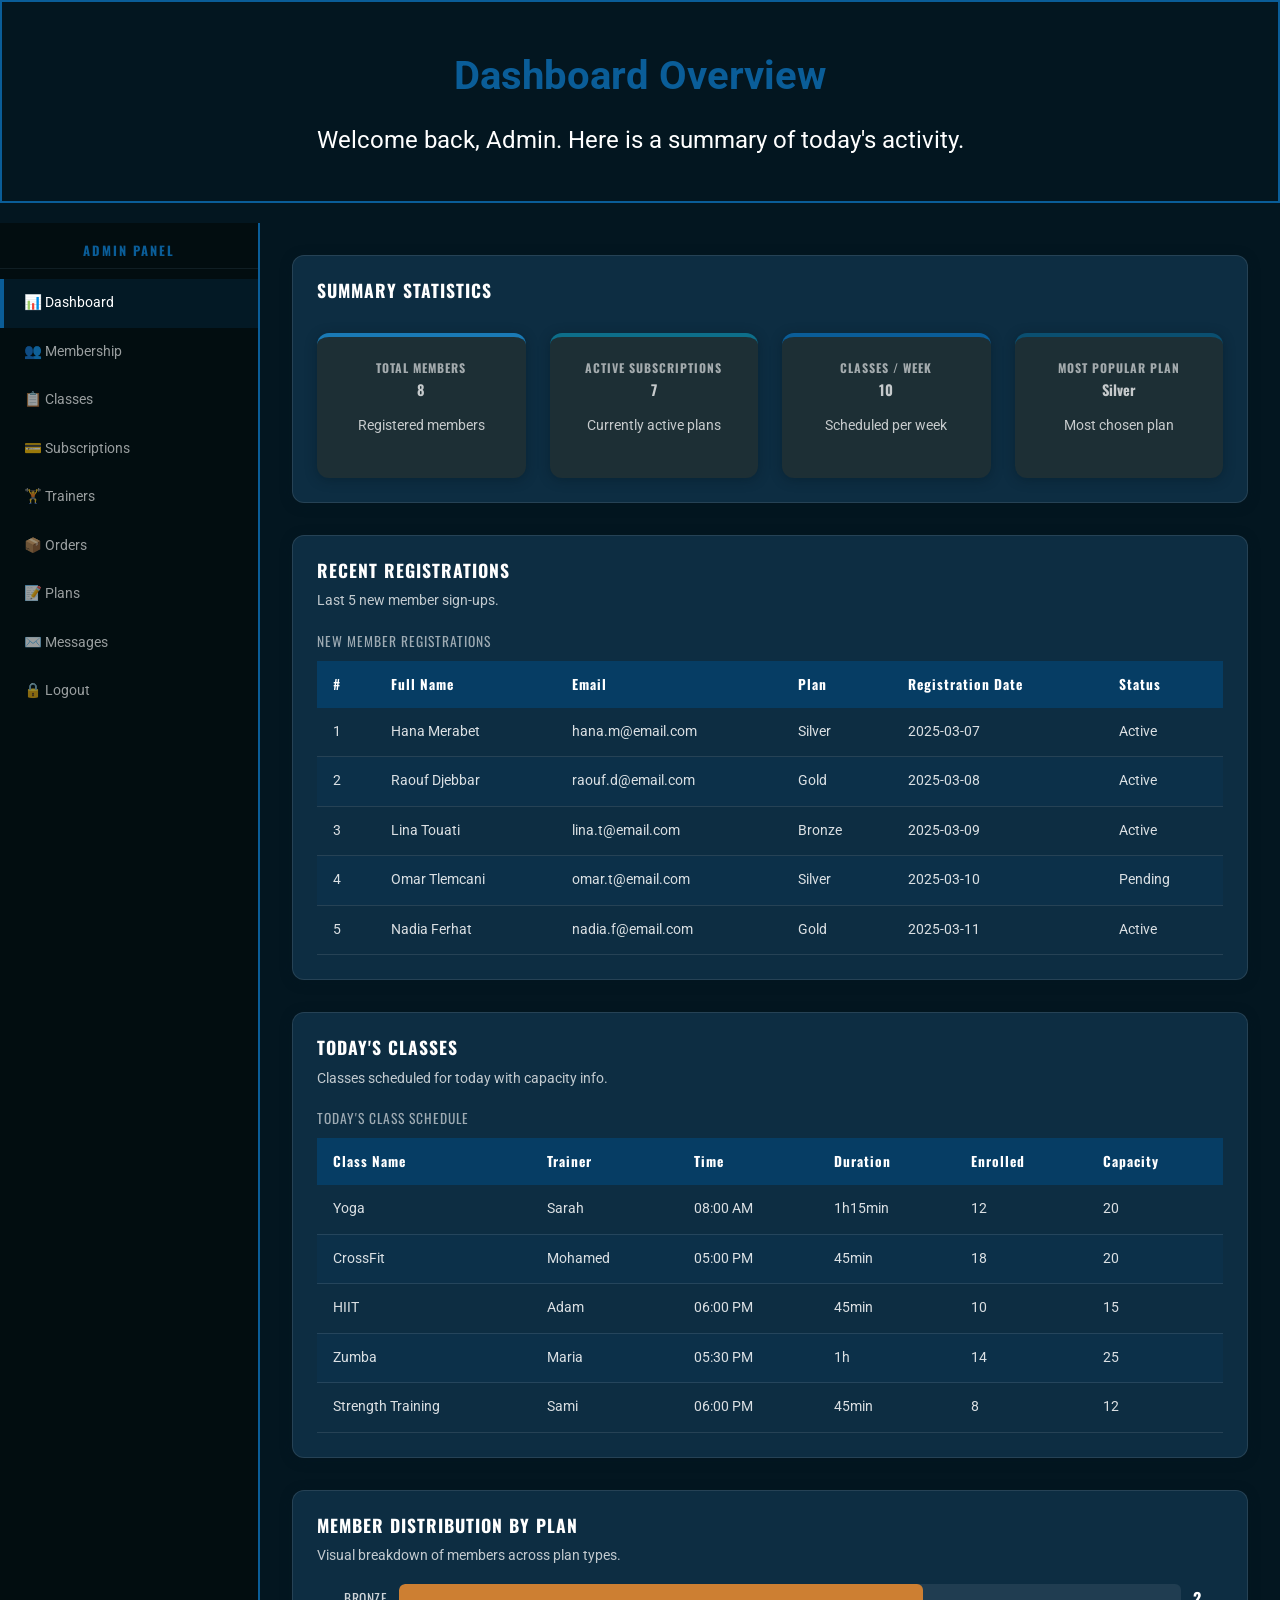
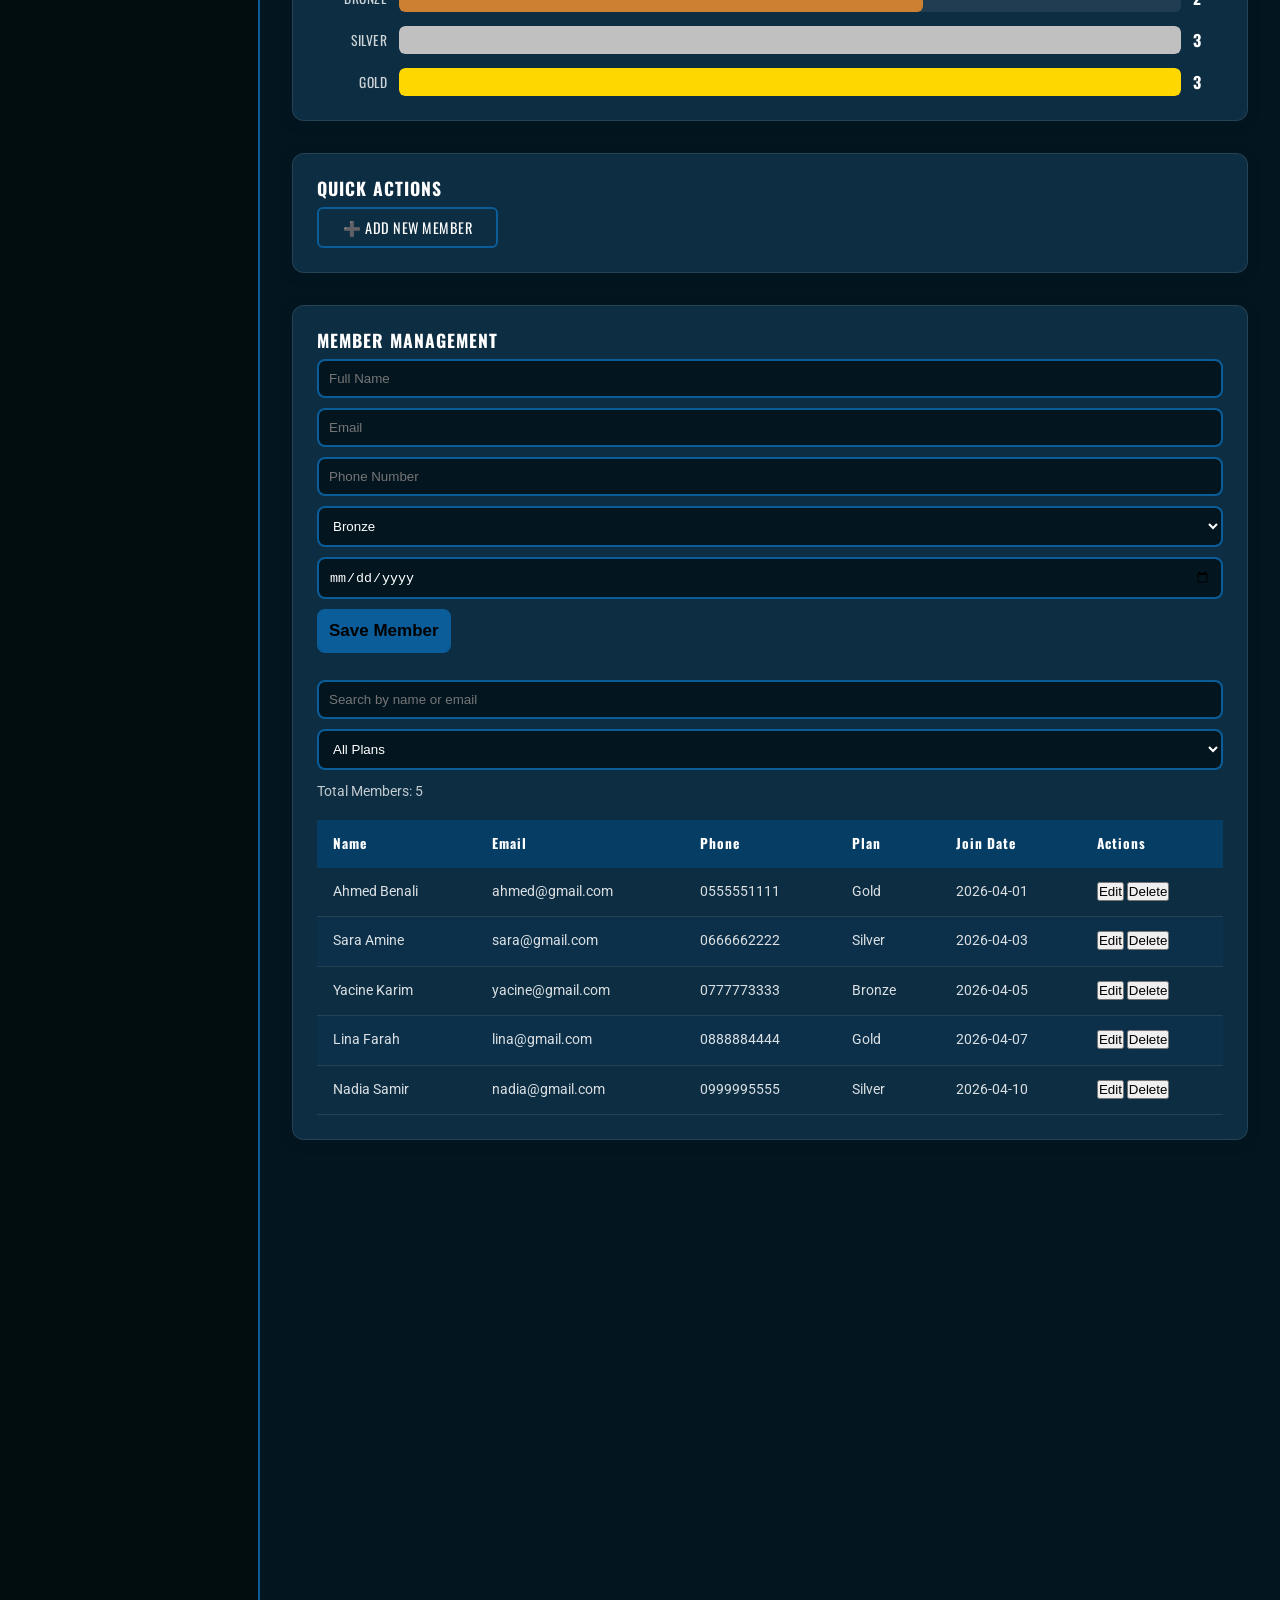
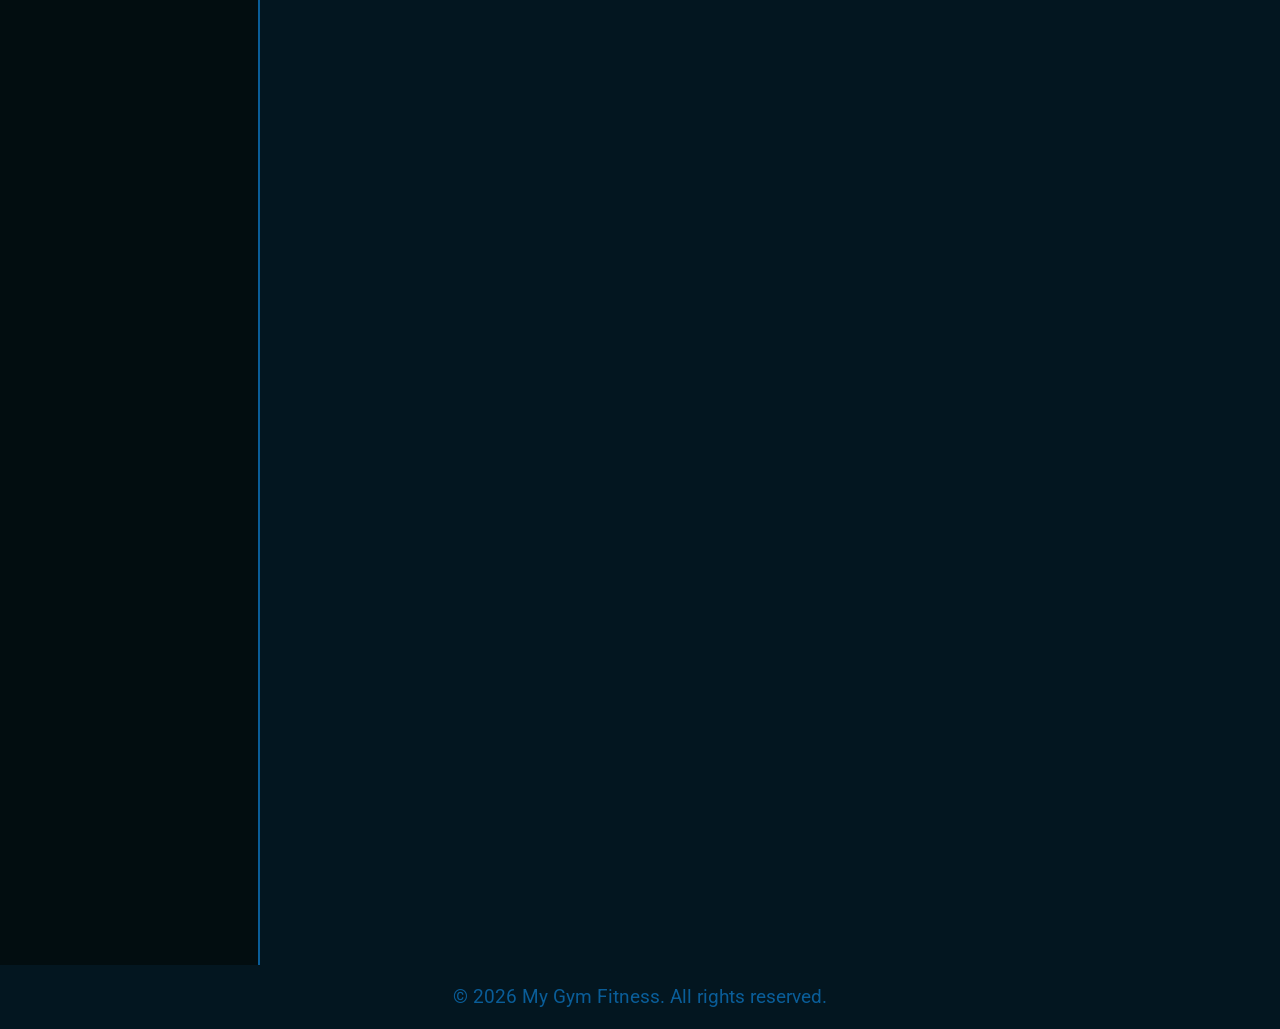
<file: admin-dashboard.html>
<!doctype html>
<html lang="en">
  <head>
    <meta charset="UTF-8" />
    <meta name="viewport" content="width=device-width, initial-scale=1.0" />
    <title>Admin Dashboard</title>
    <link rel="stylesheet" href="admin-dashboard.css" />
    <link
      href="https://fonts.googleapis.com/css2?family=Oswald:wght@400;700&family=Roboto:wght@300;400;500&display=swap"
      rel="stylesheet"
    />
  </head>
  <body>
    <div class="bor">
      <header>
        <h1>Dashboard Overview</h1>
        <p>Welcome back, Admin. Here is a summary of today's activity.</p>
      </header>
    </div>
    <!-- Admin Layout: Sidebar + Main Content -->
    <div class="admin-wrapper">
      <!-- Sidebar Navigation -->
      <aside class="admin-sidebar">
        <h2>Admin Panel</h2>
        <nav>
          <ul>
            <li>
              <a href="admin-dashboard.html" class="active" target="_blank"
                >📊 Dashboard</a
              >
            </li>
            <li><a href="membership.html" target="_blank">👥 Membership</a></li>
            <li><a href="classes.html" target="_blank">📋 Classes</a></li>
            <li><a href="index.html" target="_blank">💳 Subscriptions</a></li>
            <li><a href="trainers.html" target="_blank">🏋️ Trainers</a></li>
            <li><a href="contact.html" target="_blank">📦 Orders</a></li>
            <li><a href="plan-management.html" target="_blank">📝 Plans</a></li>
            <li><a href="contact.html" target="_blank">✉️ Messages</a></li>
            <li><a href="admin-login.html">🔒 Logout</a></li>
          </ul>
        </nav>
      </aside>

      <!-- Main Dashboard Content -->
      <main class="admin-main">
        <!-- Summary Stats Section -->
        <section id="stats">
          <h2>Summary Statistics</h2>

          <article class="stat-card">
            <h3>Total Members</h3>
            <p class="stat-number">248</p>
            <p class="stat-label">Registered members</p>
          </article>

          <article class="stat-card">
            <h3>Active Subscriptions</h3>
            <p class="stat-number">185</p>
            <p class="stat-label">Currently active plans</p>
          </article>

          <article class="stat-card">
            <h3>Classes Today</h3>
            <p class="stat-number">5</p>
            <p class="stat-label">Scheduled for today</p>
          </article>

          <article class="stat-card">
            <h3>Revenue This Month</h3>
            <p class="stat-number">142,500 DZD</p>
            <p class="stat-label">As of today</p>
          </article>
        </section>

        <!-- Recent Registrations Table -->
        <section id="recent-activity">
          <h2>Recent Registrations</h2>
          <p>Last 5 new member sign-ups.</p>
          <table>
            <caption>
              New Member Registrations
            </caption>
            <thead>
              <tr>
                <th>#</th>
                <th>Full Name</th>
                <th>Email</th>
                <th>Plan</th>
                <th>Registration Date</th>
                <th>Status</th>
              </tr>
            </thead>
            <tbody>
              <tr>
                <td>1</td>
                <td>Yacine Bouzid</td>
                <td>yacine.b@email.com</td>
                <td>Gold</td>
                <td>2025-03-14</td>
                <td>Active</td>
              </tr>
              <tr>
                <td>2</td>
                <td>Amira Khelil</td>
                <td>amira.k@email.com</td>
                <td>Silver</td>
                <td>2025-03-13</td>
                <td>Active</td>
              </tr>
              <tr>
                <td>3</td>
                <td>Karim Mansouri</td>
                <td>karim.m@email.com</td>
                <td>Bronze</td>
                <td>2025-03-12</td>
                <td>Active</td>
              </tr>
              <tr>
                <td>4</td>
                <td>Nadia Ferhat</td>
                <td>nadia.f@email.com</td>
                <td>Gold</td>
                <td>2025-03-11</td>
                <td>Active</td>
              </tr>
              <tr>
                <td>5</td>
                <td>Omar Tlemcani</td>
                <td>omar.t@email.com</td>
                <td>Silver</td>
                <td>2025-03-10</td>
                <td>Pending</td>
              </tr>
            </tbody>
          </table>
        </section>

        <!-- Today's Classes Table -->
        <section id="todays-classes">
          <h2>Today's Classes</h2>
          <p>Classes scheduled for today with capacity info.</p>
          <table>
            <caption>
              Today's Class Schedule
            </caption>
            <thead>
              <tr>
                <th>Class Name</th>
                <th>Trainer</th>
                <th>Time</th>
                <th>Duration</th>
                <th>Enrolled</th>
                <th>Capacity</th>
              </tr>
            </thead>
            <tbody>
              <tr>
                <td>Yoga</td>
                <td>Sarah</td>
                <td>08:00 AM</td>
                <td>1h15min</td>
                <td>12</td>
                <td>20</td>
              </tr>
              <tr>
                <td>CrossFit</td>
                <td>Mohamed</td>
                <td>05:00 PM</td>
                <td>45min</td>
                <td>18</td>
                <td>20</td>
              </tr>
              <tr>
                <td>HIIT</td>
                <td>Adam</td>
                <td>06:00 PM</td>
                <td>45min</td>
                <td>10</td>
                <td>15</td>
              </tr>
              <tr>
                <td>Zumba</td>
                <td>Maria</td>
                <td>05:30 PM</td>
                <td>1h</td>
                <td>14</td>
                <td>25</td>
              </tr>
              <tr>
                <td>Strength Training</td>
                <td>Sami</td>
                <td>06:00 PM</td>
                <td>45min</td>
                <td>8</td>
                <td>12</td>
              </tr>
            </tbody>
          </table>
        </section>

        <!-- Quick Actions Section -->
        <section id="quick-actions">
          <h2>Quick Actions</h2>
          <ul>
            <li>
              <button
                type="button"
                onclick="
                  document
                    .getElementById('memberForm')
                    .scrollIntoView({ behavior: 'smooth' })
                "
              >
                ➕ Add New Member
              </button>
            </li>
          </ul>
        </section>
        <section id="member-management">
          <h2>Member Management</h2>

          <form id="memberForm">
            <input class="bb" type="hidden" id="memberIndex" />

            <input
              class="bb"
              type="text"
              id="name"
              placeholder="Full Name"
              required
            />

            <input
              class="bb"
              type="email"
              id="email"
              placeholder="Email"
              required
            />

            <input
              class="bb"
              type="text"
              id="phone"
              placeholder="Phone Number"
              required
            />

            <select id="plan" required>
              <option value="Bronze">Bronze</option>
              <option value="Silver">Silver</option>
              <option value="Gold">Gold</option>
            </select>

            <input class="bb" type="date" id="joinDate" required />

            <button class="ss" type="submit">Save Member</button>
          </form>

          <br />

          <input
            class="bb"
            type="text"
            id="searchInput"
            placeholder="Search by name or email"
          />

          <select class="bb" id="planFilter">
            <option value="All">All Plans</option>
            <option value="Bronze">Bronze</option>
            <option value="Silver">Silver</option>
            <option value="Gold">Gold</option>
          </select>

          <p id="totalMembers"></p>

          <table>
            <thead>
              <tr>
                <th>Name</th>
                <th>Email</th>
                <th>Phone</th>
                <th>Plan</th>
                <th>Join Date</th>
                <th>Actions</th>
              </tr>
            </thead>

            <tbody id="memberTableBody"></tbody>
          </table>
        </section>
      </main>
    </div>
    <footer>
      <p>© 2026 My Gym Fitness. All rights reserved.</p>
    </footer>
    <script src="admin-dashboard.js"></script>
  </body>
</html>
</file>
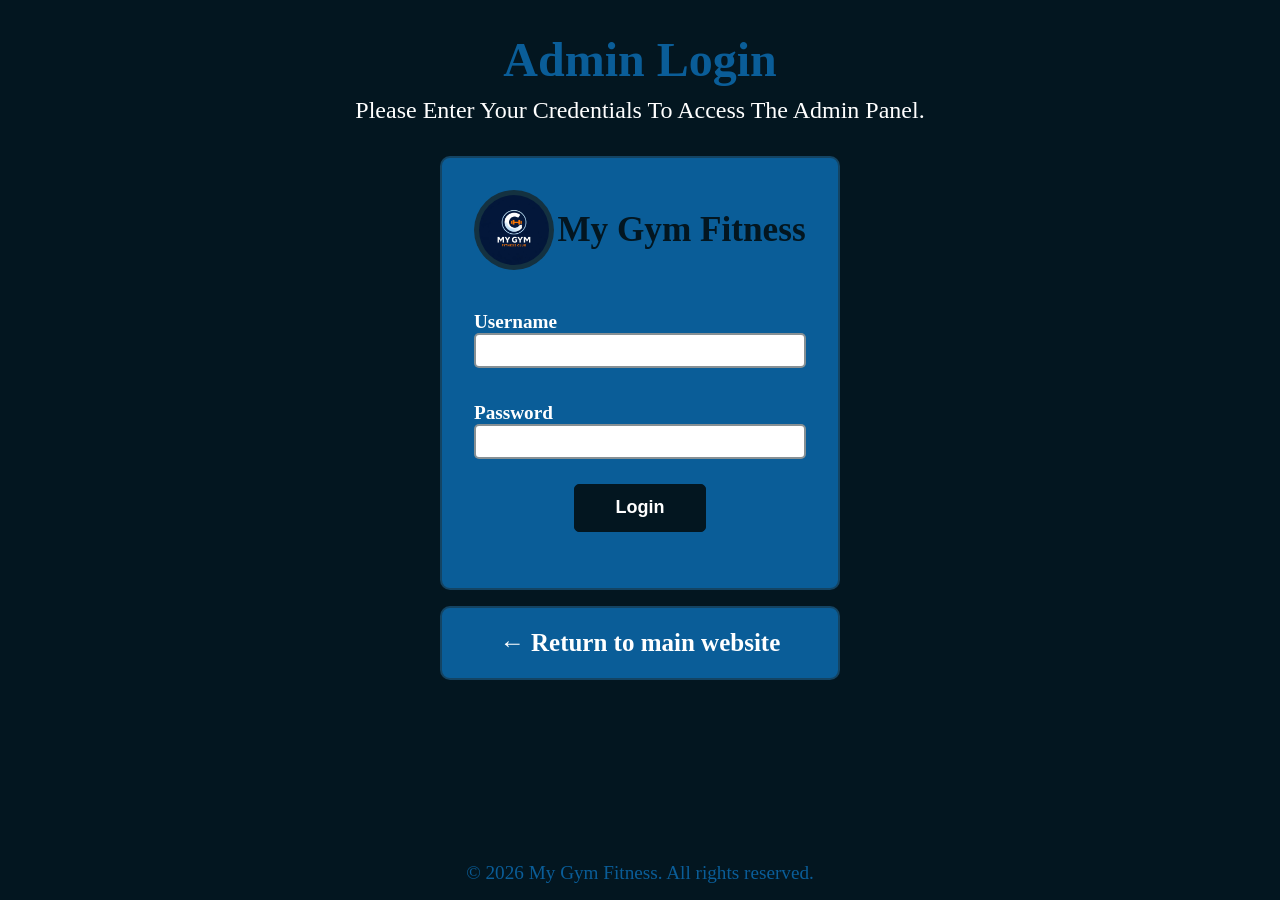
<file: admin-login.html>
<!doctype html>
<html lang="en">
  <head>
    <meta charset="UTF-8" />
    <meta name="viewport" content="width=device-width, initial-scale=1.0" />
    <title>Admin Login</title>
    <link rel="stylesheet" href="admin-login.css" />
    <link
      rel="stylesheet"
      href="https://cdnjs.cloudflare.com/ajax/libs/font-awesome/6.0.0/css/all.min.css"
    />
  </head>
  <body class="admin-body">
    <header>
      <h1>Admin Login</h1>
      <p>Please Enter Your Credentials To Access The Admin Panel.</p>
    </header>

    <main>
      <section class="info">
        <div class="login-header-wrapper"> 
        <img src="logo.png" alt="Logo" class="logo_img_circular">
        <h2 class="logot">My Gym Fitness</h2>
    </div>    
    </div>
        <form method="post" action="#">
          <div class="forma">
            <label for="username">Username</label>
            <input type="text" id="username" name="username" required />
          </div>

          <br />

          <div class="forma">
            <label for="password">Password</label>
            <input type="password" id="password" name="password" required />
          </div>

          <div class="form">
            <button type="submit">Login</button>
          </div>
        </form>
        <p class="error">Invalid username or password.</p>
        <!---uses in js --->
      </section>

      <section class="site">
        <a href="index.html">← Return to main website</a>
      </section>
    </main>
    <footer>
      <p>© 2026 My Gym Fitness. All rights reserved.</p>
    </footer>
    <script src="admin-dashboard.js"></script>
  </body>
</html>
</file>
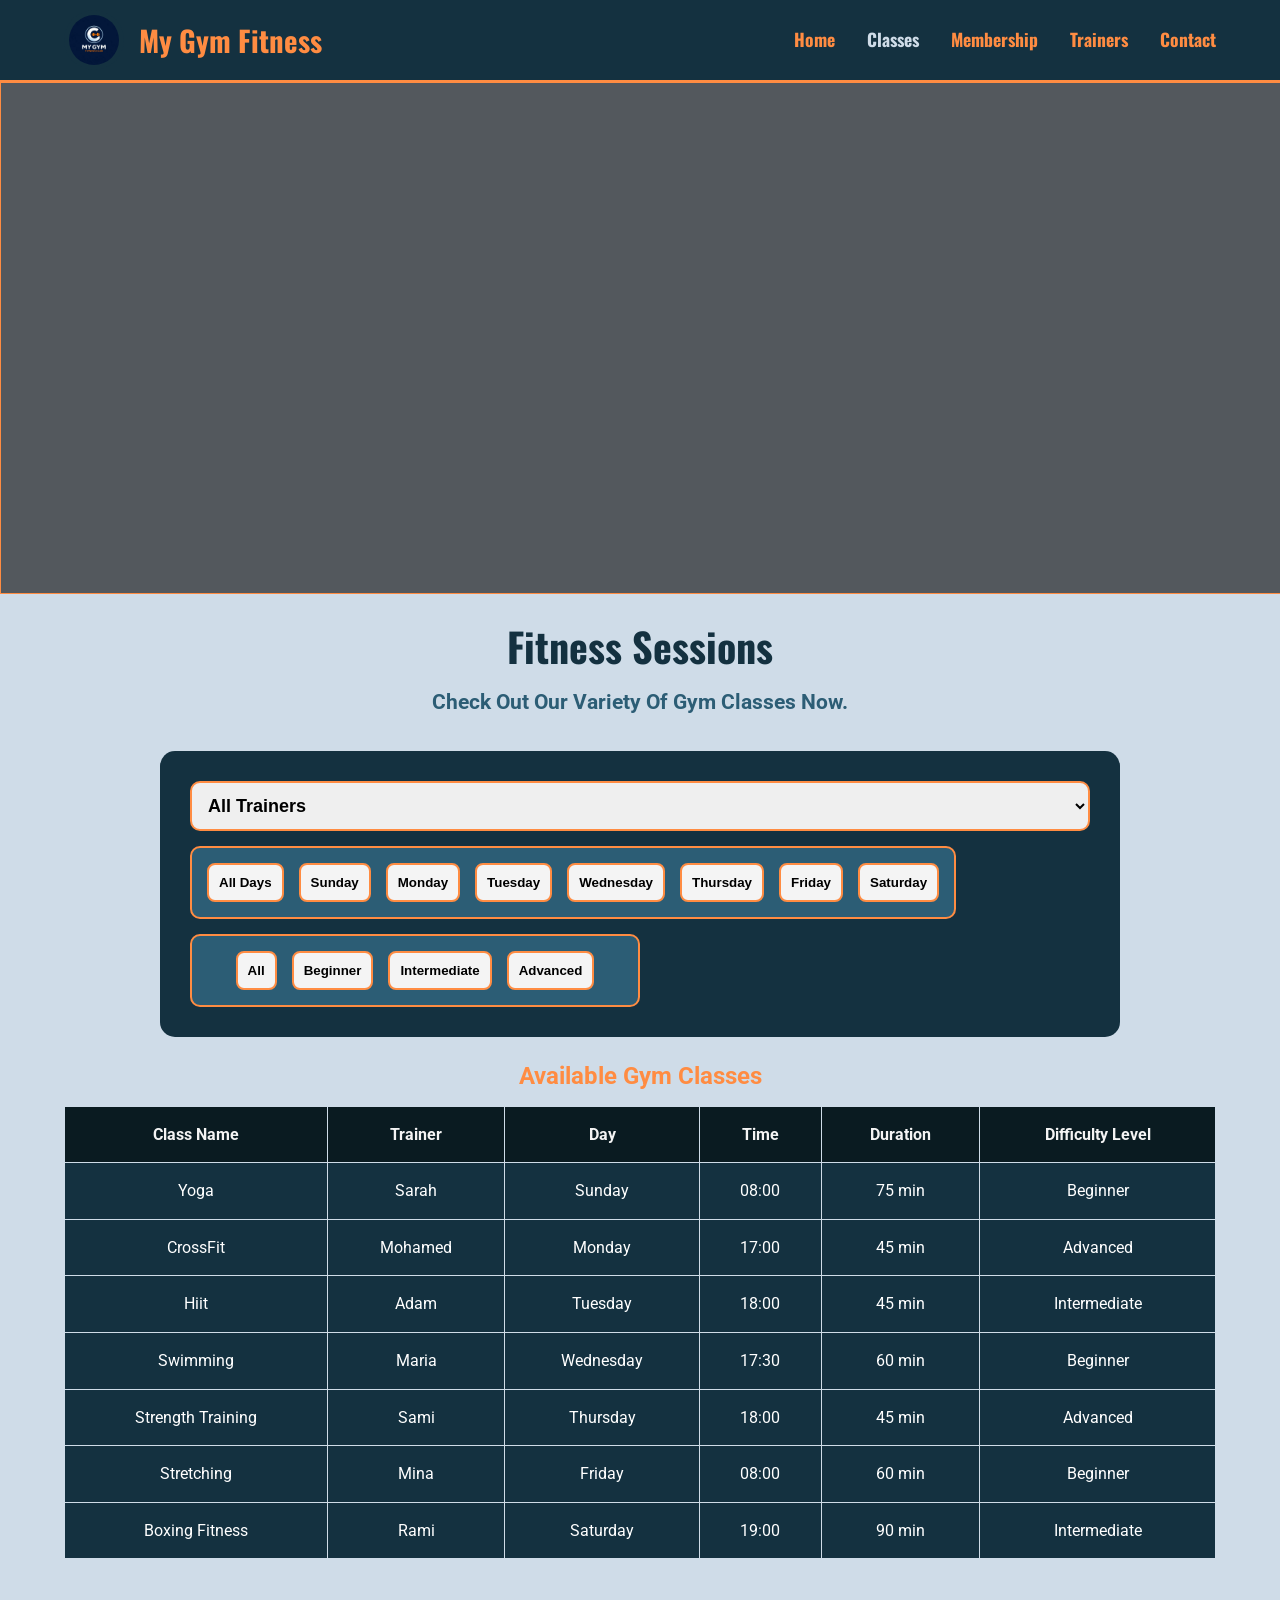
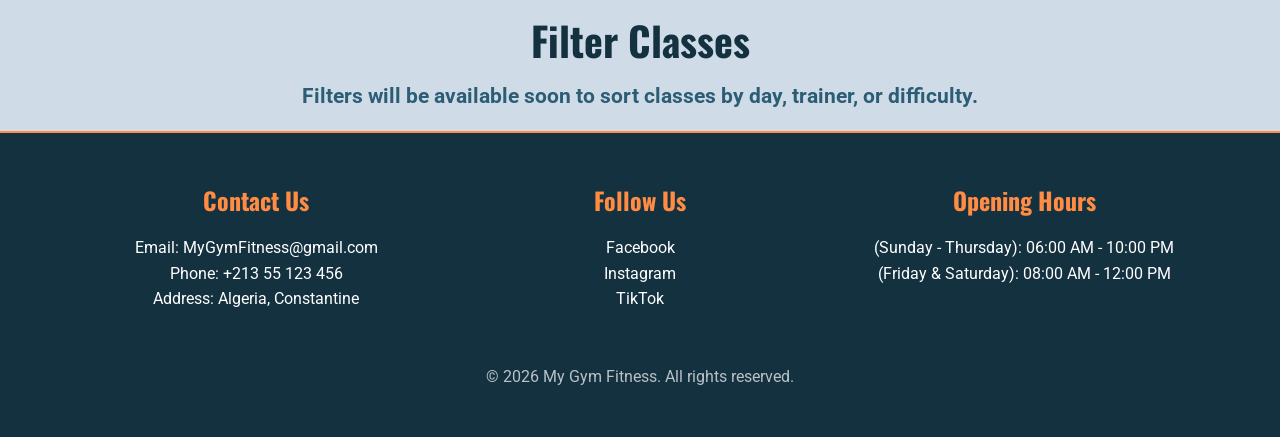
<file: classes.html>
<!doctype html>
<html lang="en">
  <head>
    <meta charset="UTF-8" />
    <meta name="viewport" content="width=device-width, initial-scale=1.0" />
    <title>Classes Page</title>
    <link rel="stylesheet" href="classes.css" />
    <link rel="stylesheet" href="style.css" />
    <link rel="preconnect" href="https://fonts.googleapis.com" />
    <link rel="preconnect" href="https://fonts.gstatic.com" crossorigin />
    <link
      href="https://fonts.googleapis.com/css2?family=Oswald:wght@400;700&family=Roboto:wght@300;400;500&display=swap"
      rel="stylesheet"
    />
  </head>
  <body>
    <header>
      <div class="logo">
         <img src="logo.png" alt="My Gym Fitness Logo" class="logo_img" width="80px">
          <h1 class="logot">My Gym Fitness</h1>
         </div>
      <!-- Navigation Bar -->
      <nav>
        <ul class="navbar">
          <li><a href="index.html">Home</a></li>
          <li><a href="classes.html" class="active">Classes</a></li>
          <li><a href="membership.html">Membership</a></li>
          <li><a href="trainers.html">Trainers</a></li>
          <li><a href="contact.html">Contact</a></li>
        </ul>
      </nav>
    </header>
    <main>
      <!-- Page title + short description -->
      <div class="tit">
        <h2>Fitness Sessions</h2>
        <p>Check Out Our Variety Of Gym Classes Now.</p>
      </div>
    <div id="filters">
      <!--Trainer-->
      <select id="trainerFilter">
        <option value="">All Trainers</option>
      </select>
      <!--Day-->
      <div id="dayFilter">
    <button class="aa" data-day="" class="active-filter">All Days</button>    <button class="aa" data-day="Sunday">Sunday</button>
    <button class="aa" data-day="Monday">Monday</button>
    <button class="aa" data-day="Tuesday">Tuesday</button>
    <button class="aa" data-day="Wednesday">Wednesday</button>
    <button class="aa" data-day="Thursday">Thursday</button>
    <button class="aa" data-day="Friday">Friday</button>
    <button class="aa" data-day="Saturday">Saturday</button>
  </div>
  <!-- Difficulty -->
  <div id="difficultyFilter">
    <button class="aa" data-difficulty="All" class="active-filter">All</button>    <button class="aa" data-difficulty="Beginner">Beginner</button>
    <button class="aa" data-difficulty="Intermediate">Intermediate</button>
    <button class="aa" data-difficulty="Advanced">Advanced</button>
  </div>
</div>
    </div>
      <table>
        <caption class="caption">
          Available Gym Classes
        </caption>
        <thead>
          <tr>
            <th id="nameHeader">Class Name</th>
<th>Trainer</th>
<th>Day</th>
<th id="timeHeader">Time</th>
<th id="durationHeader">Duration</th>
<th>Difficulty Level</th>
          </tr>
        </thead>
        <tbody></tbody>
      </table>
      <!--uses in JS-->
      <section id="filter-note">
        <h2>Filter Classes</h2>
        <p>
          Filters will be available soon to sort classes by day, trainer, or
          difficulty.
        </p>
      </section>
    </main>
    <footer>
      <section>
        <h2>Contact Us</h2>
        <p>Email: MyGymFitness@gmail.com</p>
        <p>Phone: +213 55 123 456</p>
        <p>Address: Algeria, Constantine</p>
      </section>

      <section>
        <h2>Follow Us</h2>
        <ul>
          <li><a href="#">Facebook</a></li>
          <li><a href="#">Instagram</a></li>
          <li><a href="#">TikTok</a></li>
        </ul>
      </section>

      <section>
        <h2>Opening Hours</h2>
        <ul>
          <li>(Sunday - Thursday): 06:00 AM - 10:00 PM</li>
          <li>(Friday & Saturday): 08:00 AM - 12:00 PM</li>
        </ul>
      </section>
      <p>© 2026 My Gym Fitness. All rights reserved.</p>
    </footer>
    <script src="classes.js"></script>
  </body>
</html>
</file>
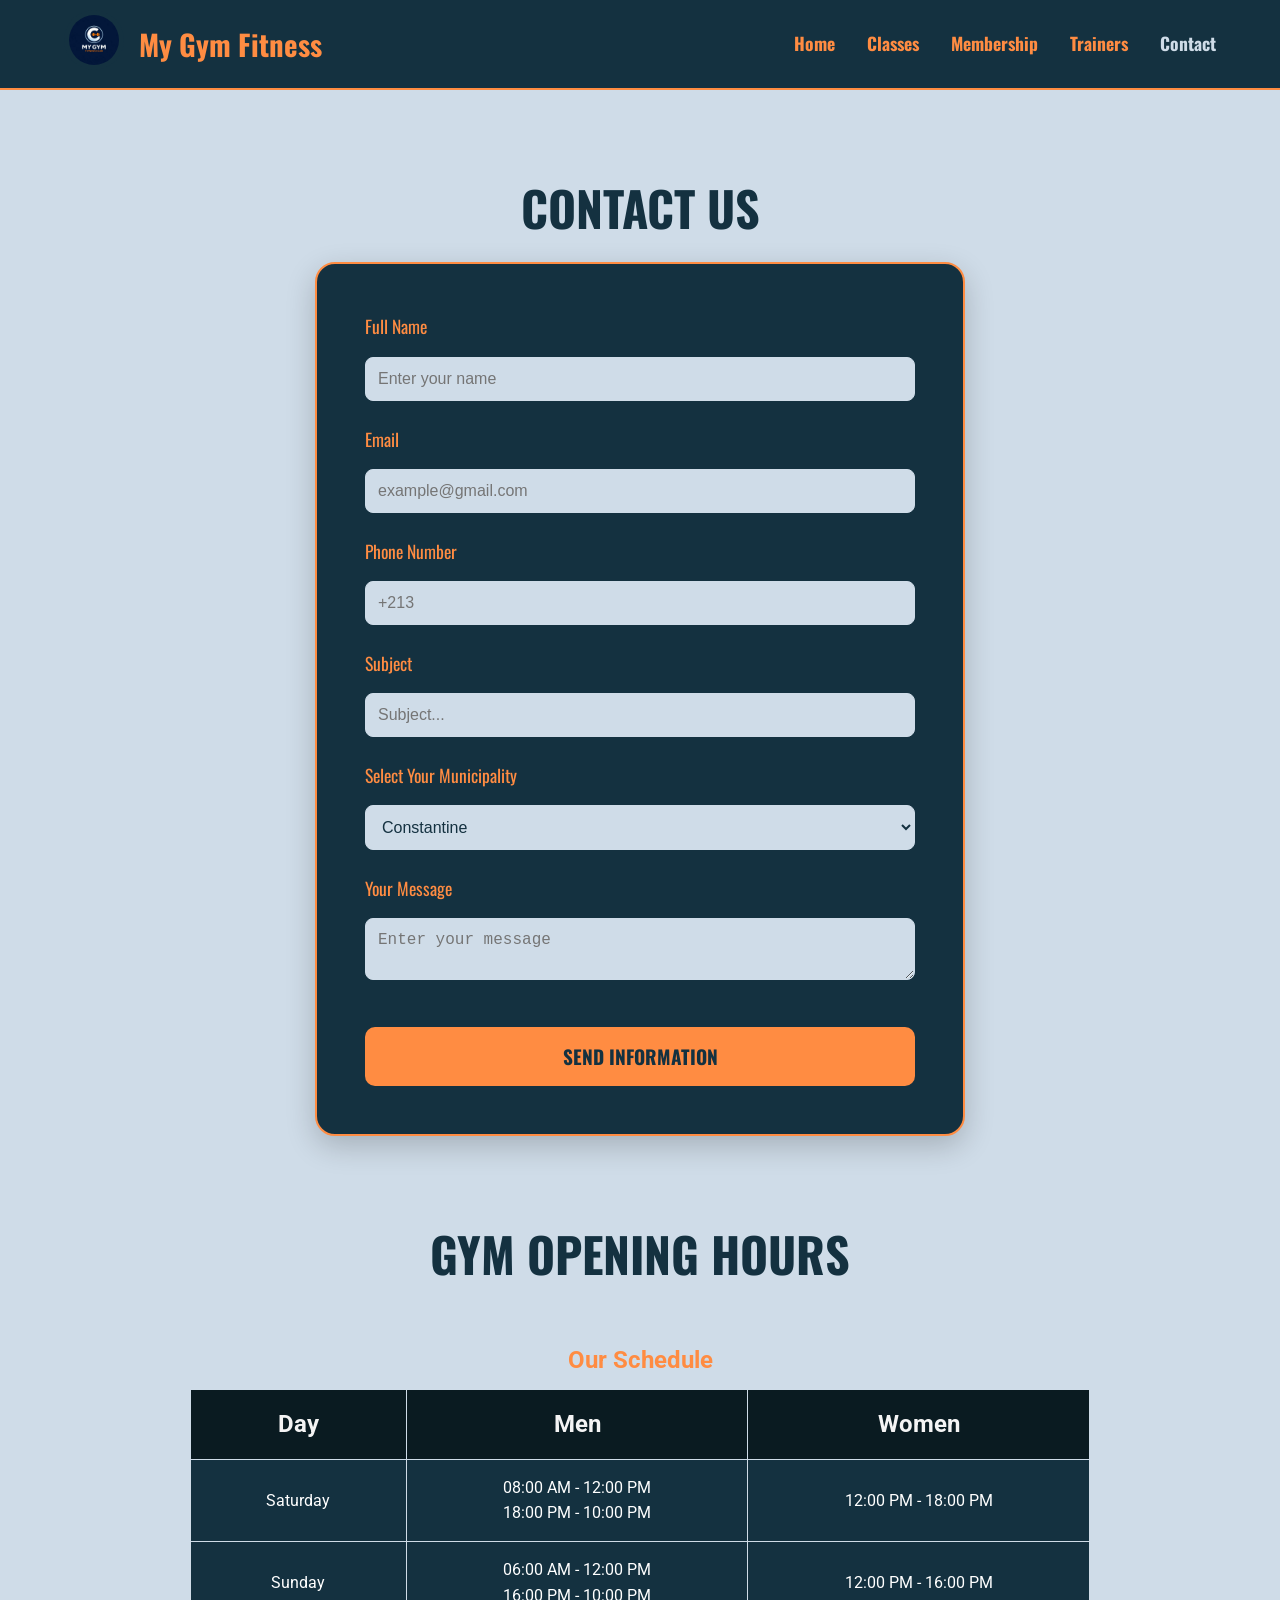
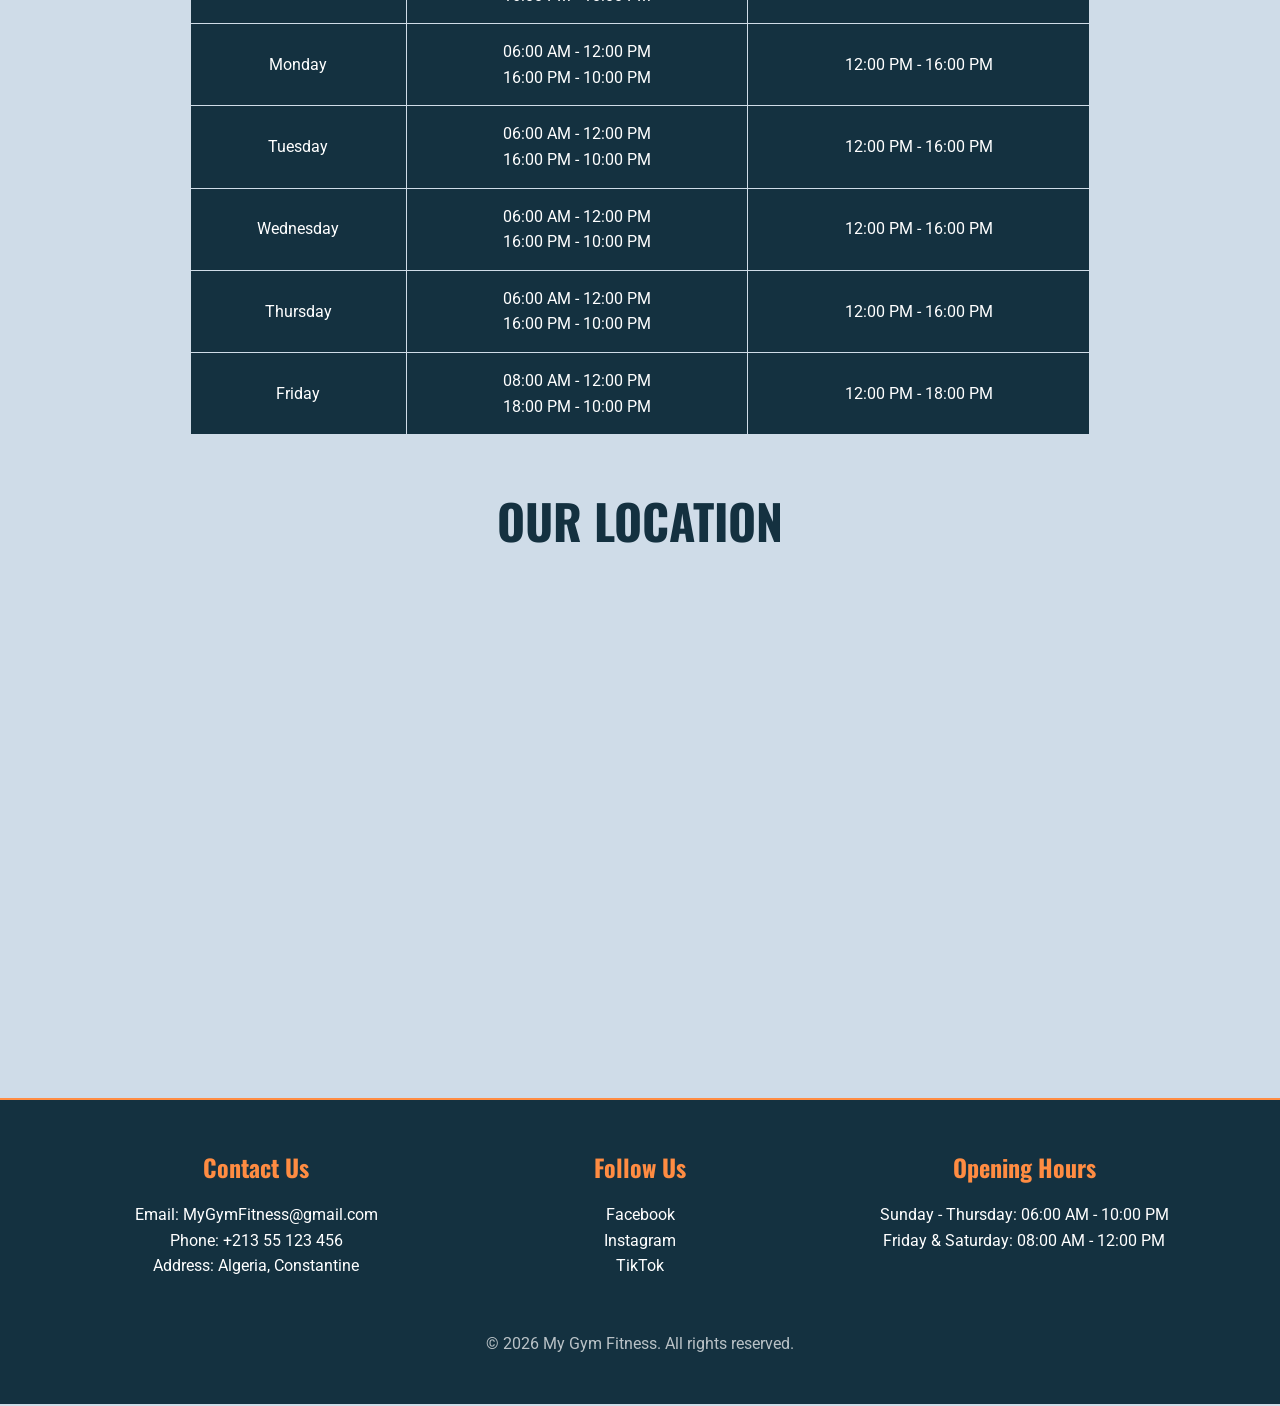
<file: contact.html>
<!doctype html>
<html lang="en">
  <head>
    <meta charset="UTF-8" />
    <meta name="viewport" content="width=device-width, initial-scale=1.0" />
    <title>Contact Page</title>

    <link rel="stylesheet" href="contact.css" />
    <link rel="stylesheet" href="style.css" />

    <!-- Fonts (removed duplicate) -->
    <link
      href="https://fonts.googleapis.com/css2?family=Oswald:wght@400;700&family=Roboto:wght@300;400;500&display=swap"
      rel="stylesheet"
    />
  </head>

  <body>
    <!-- HEADER -->
    <header>
      <div class="logo">
        <a href="index.html">
          <img
            src="logo.png"
            alt="My Gym Fitness Logo"
            class="logo_img"
            width="80px"
        /></a>
        <h1 class="logot">My Gym Fitness</h1>
      </div>

      <nav>
        <ul class="navbar">
          <li><a href="index.html">Home</a></li>
          <li><a href="classes.html">Classes</a></li>
          <li><a href="membership.html">Membership</a></li>
          <li><a href="trainers.html">Trainers</a></li>
          <li><a href="contact.html" class="active">Contact</a></li>
        </ul>
      </nav>
    </header>

    <!-- MAIN -->
    <main>
      <!-- CONTACT FORM -->
      <section class="contact" id="contact">
        <h1 class="title1">Contact Us</h1>

        <form class="form" id="contactForm">
          <!-- Name -->
          <div class="form-input">
            <label class="title2">Full Name</label>
            <input
              type="text"
              id="name"
              class="input"
              placeholder="Enter your name"
              required
            />
          </div>

          <!-- Email -->
          <div class="form-input">
            <label class="title2">Email</label>
            <input
              type="email"
              id="email"
              class="input"
              placeholder="example@gmail.com"
              required
            />
          </div>

          <!-- Phone -->
          <div class="form-input">
            <label class="title2">Phone Number</label>
            <input type="tel" id="phone" class="input" placeholder="+213" />
          </div>

          <!-- Subject -->
          <div class="form-input">
            <label class="title2">Subject</label>
            <input
              type="text"
              id="subject"
              class="input"
              placeholder="Subject..."
              required
            />
          </div>

          <!-- Municipality -->
          <div class="form-input">
            <label class="title2">Select Your Municipality</label>
            <select id="city" class="input" required>
              <option>Constantine</option>
              <option>Zighoud Youcef</option>
              <option>Didouch Mourad</option>
              <option>Hamma</option>
              <option>Bkira</option>
              <option>Sidi Mabrouk</option>
              <option>Ali Mendjeli</option>
            </select>
          </div>

          <!-- Message -->
          <div class="form-input">
            <label class="title2">Your Message</label>
            <textarea
              id="message"
              class="input"
              placeholder="Enter your message"
              required
            ></textarea>
          </div>

          <!-- Button -->
          <div class="form-input">
            <button type="submit" class="btn">Send Information</button>
          </div>
        </form>
      </section>

      <!-- OPENING HOURS -->
      <section>
        <h1 class="title1">Gym Opening Hours</h1>

        <table>
          <caption class="caption">
            Our Schedule
          </caption>

          <thead>
            <tr>
              <th>Day</th>
              <th>Men</th>
              <th>Women</th>
            </tr>
          </thead>

          <tbody>
            <tr>
              <td>Saturday</td>
              <td>08:00 AM - 12:00 PM<br />18:00 PM - 10:00 PM</td>
              <td>12:00 PM - 18:00 PM</td>
            </tr>

            <tr>
              <td>Sunday</td>
              <td>06:00 AM - 12:00 PM<br />16:00 PM - 10:00 PM</td>
              <td>12:00 PM - 16:00 PM</td>
            </tr>

            <tr>
              <td>Monday</td>
              <td>06:00 AM - 12:00 PM<br />16:00 PM - 10:00 PM</td>
              <td>12:00 PM - 16:00 PM</td>
            </tr>

            <tr>
              <td>Tuesday</td>
              <td>06:00 AM - 12:00 PM<br />16:00 PM - 10:00 PM</td>
              <td>12:00 PM - 16:00 PM</td>
            </tr>

            <tr>
              <td>Wednesday</td>
              <td>06:00 AM - 12:00 PM<br />16:00 PM - 10:00 PM</td>
              <td>12:00 PM - 16:00 PM</td>
            </tr>

            <tr>
              <td>Thursday</td>
              <td>06:00 AM - 12:00 PM<br />16:00 PM - 10:00 PM</td>
              <td>12:00 PM - 16:00 PM</td>
            </tr>

            <tr>
              <td>Friday</td>
              <td>08:00 AM - 12:00 PM<br />18:00 PM - 10:00 PM</td>
              <td>12:00 PM - 18:00 PM</td>
            </tr>
          </tbody>
        </table>
      </section>

      <!-- MAP -->
      <section class="map">
        <h1 class="title1">Our Location</h1>

        <div class="map-container">
          <iframe
            src="https://www.google.com/maps?q=Constantine,Algeria&output=embed"
            width="800"
            height="450"
            style="border: 0"
            loading="lazy"
            allowfullscreen
          >
          </iframe>
        </div>
      </section>
    </main>

    <!-- FOOTER -->
    <footer>
      <section>
        <h2>Contact Us</h2>
        <ul>
          <li>Email: MyGymFitness@gmail.com</li>
          <li>Phone: +213 55 123 456</li>
          <li>Address: Algeria, Constantine</li>
        </ul>
      </section>

      <section>
        <h2>Follow Us</h2>
        <ul>
          <li><a href="#">Facebook</a></li>
          <li><a href="#">Instagram</a></li>
          <li><a href="#">TikTok</a></li>
        </ul>
      </section>

      <section>
        <h2>Opening Hours</h2>
        <ul>
          <li>Sunday - Thursday: 06:00 AM - 10:00 PM</li>
          <li>Friday & Saturday: 08:00 AM - 12:00 PM</li>
        </ul>
      </section>

      <p>© 2026 My Gym Fitness. All rights reserved.</p>
    </footer>

    <!-- JS -->
    <script src="contact.js"></script>
  </body>
</html>
</file>
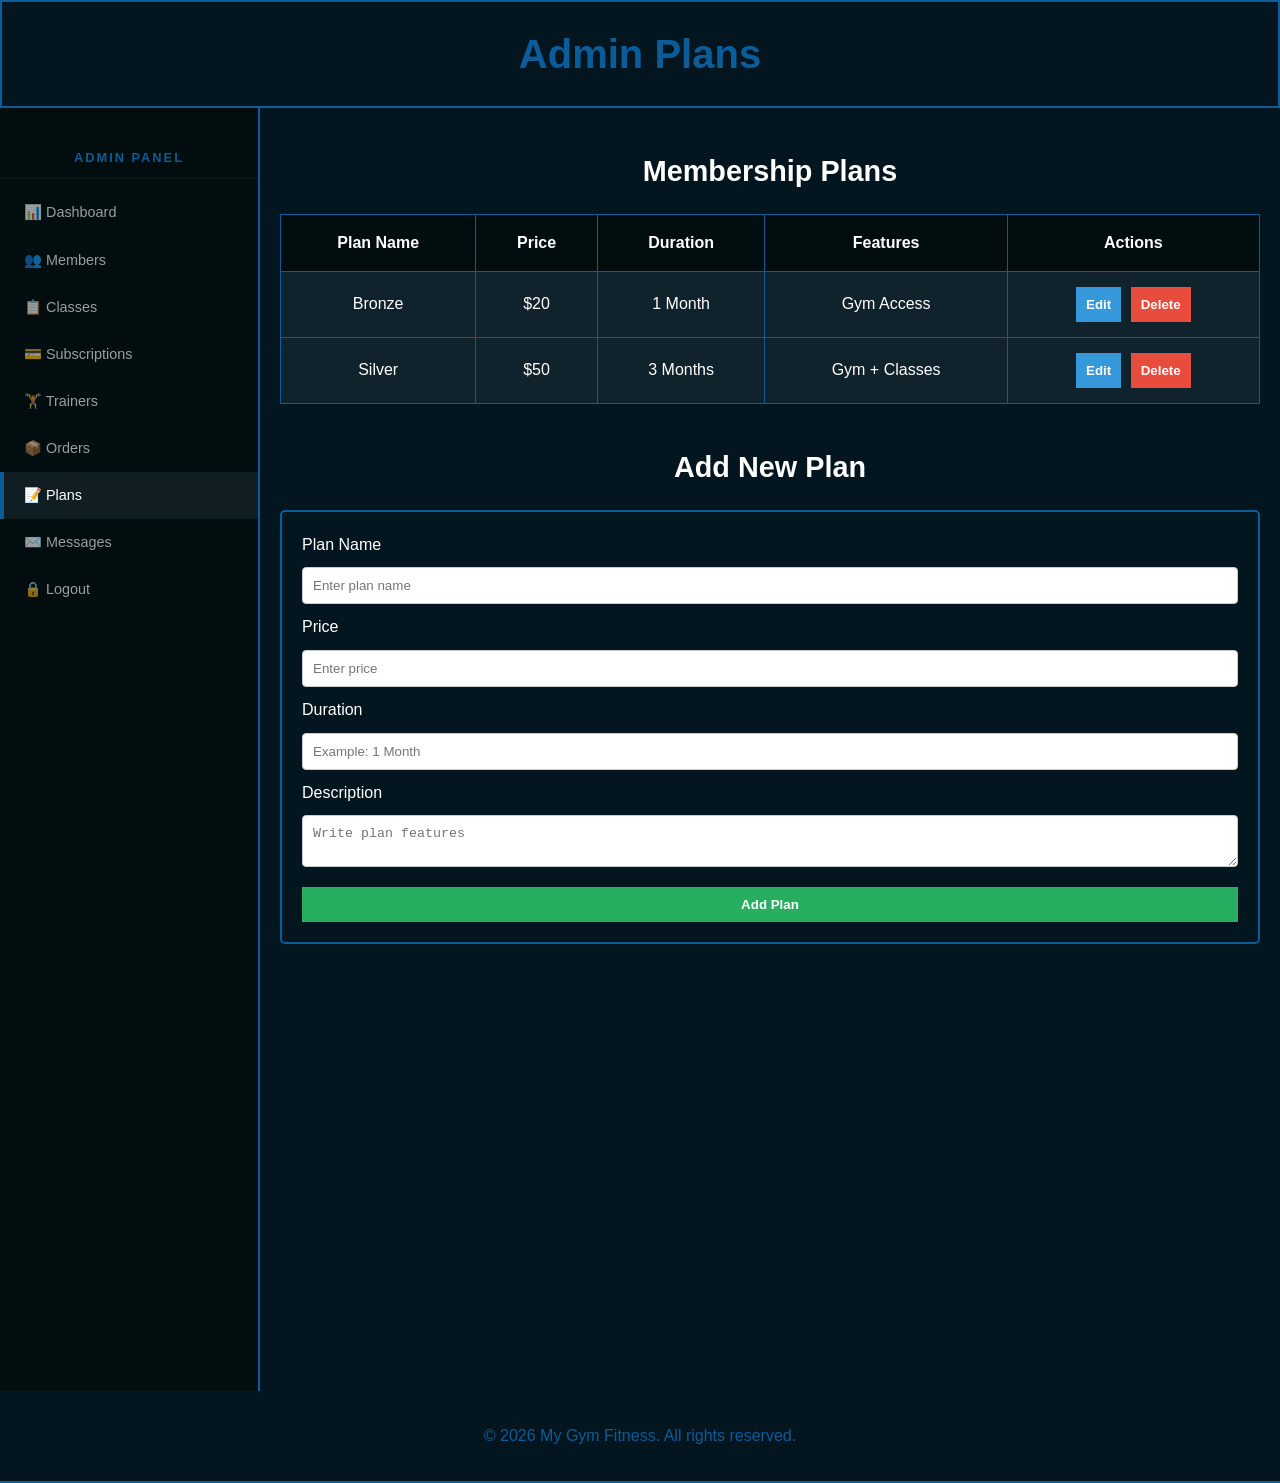
<file: plan-management.html>
<!doctype html>
<html lang="en">
  <head>
    <meta charset="UTF-8" />
    <meta name="viewport" content="width=device-width, initial-scale=1.0" />
    <title>Plan Management</title>
    <link rel="stylesheet" href="plan-management.css" />

    <link
      rel="stylesheet"
      href="https://cdnjs.cloudflare.com/ajax/libs/font-awesome/6.0.0/css/all.min.css"
    />
  </head>

  <body>
    <header><h1>Admin Plans</h1></header>

    <div class="admin-wrapper">
      <aside class="admin-sidebar">
        <h2>Admin Panel</h2>
        <nav>
          <ul>
            <li><a href="admin -dashboard.html" target="_blank">📊 Dashboard</a></li>
            <li><a href="membership.html"  target="_blank">👥 Members</a></li>
            <li><a href="classes.html" target="_blank" >📋 Classes</a></li>
            <li><a href="index.html" target="_blank" >💳 Subscriptions</a></li>
            <li><a href="trainers.html" target="_blank" >🏋️ Trainers</a></li>
            <li><a href="contact.html" target="_blank" >📦 Orders</a></li>
            <li><a href="admin-plans.html" class="active" target="_blank" >📝 Plans</a></li>
            <li><a href="contact.html" target="_blank" >✉️ Messages</a></li>
            <li><a href="admin-login.html"  target="_blank" >🔒 Logout</a></li>
          </ul>
        </nav>
      </aside>

      <main>
        <div class="container">
          <section>
            <h2>Membership Plans</h2>
            <table>
              <thead>
                <tr>
                  <th>Plan Name</th>
                  <th>Price</th>
                  <th>Duration</th>
                  <th>Features</th>
                  <th>Actions</th>
                </tr>
              </thead>
              <tbody>
                <tr>
                  <td>Bronze</td>
                  <td>$20</td>
                  <td>1 Month</td>
                  <td>Gym Access</td>
                  <td>
                    <button class="edit">Edit</button>
                    <button class="delete">Delete</button>
                  </td>
                </tr>
                <tr>
                  <td>Silver</td>
                  <td>$50</td>
                  <td>3 Months</td>
                  <td>Gym + Classes</td>
                  <td>
                    <button class="edit">Edit</button>
                    <button class="delete">Delete</button>
                  </td>
                </tr>
              </tbody>
            </table>
          </section>

          <h2>Add New Plan</h2>
          <section class="form-section">
            <form>
              <label>Plan Name</label>
              <input type="text" placeholder="Enter plan name" />
              <label>Price</label>
              <input type="number" placeholder="Enter price" />
              <label>Duration</label>
              <input type="text" placeholder="Example: 1 Month" />
              <label>Description</label>
              <textarea placeholder="Write plan features"></textarea>
              <button type="submit">Add Plan</button>
            </form>
          </section>
        </div>
      </main>
    </div>

    <footer>
      <p>© 2026 My Gym Fitness. All rights reserved.</p>
    </footer>
  </body>
</html>
</file>
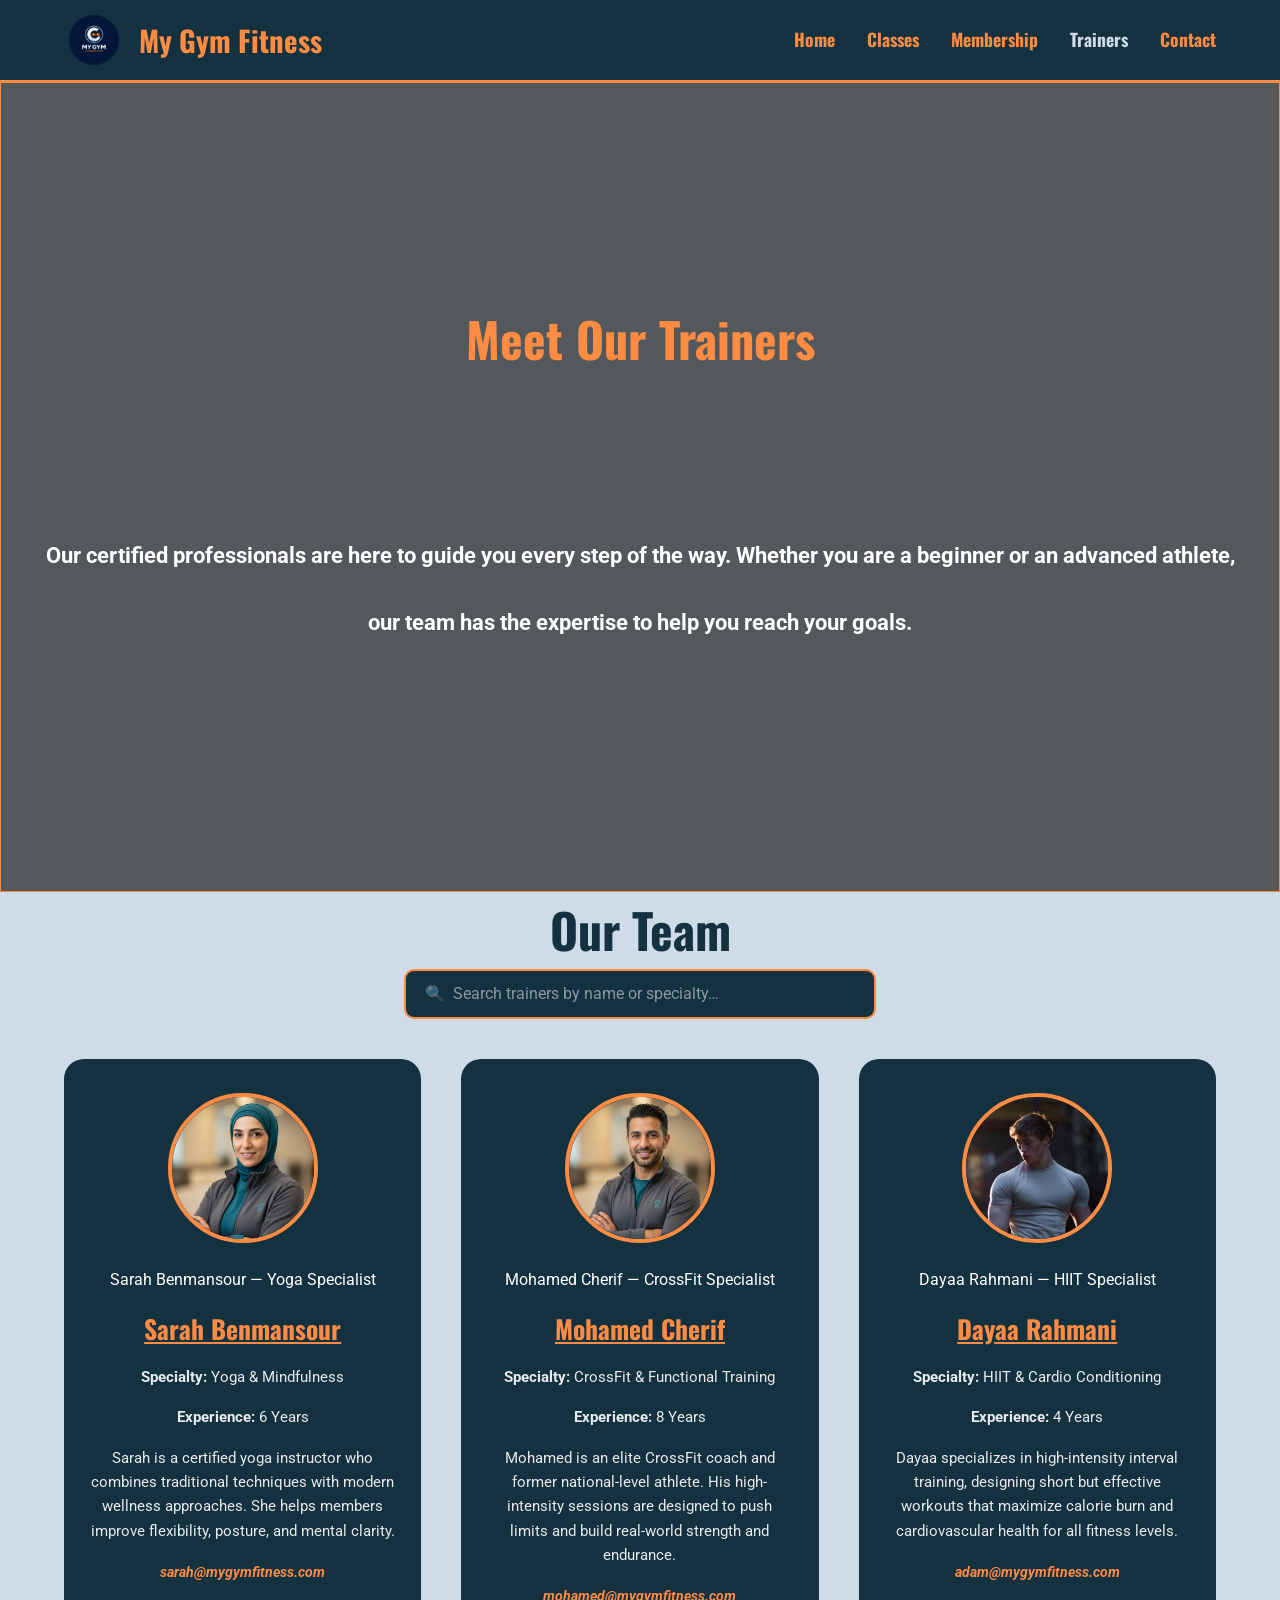
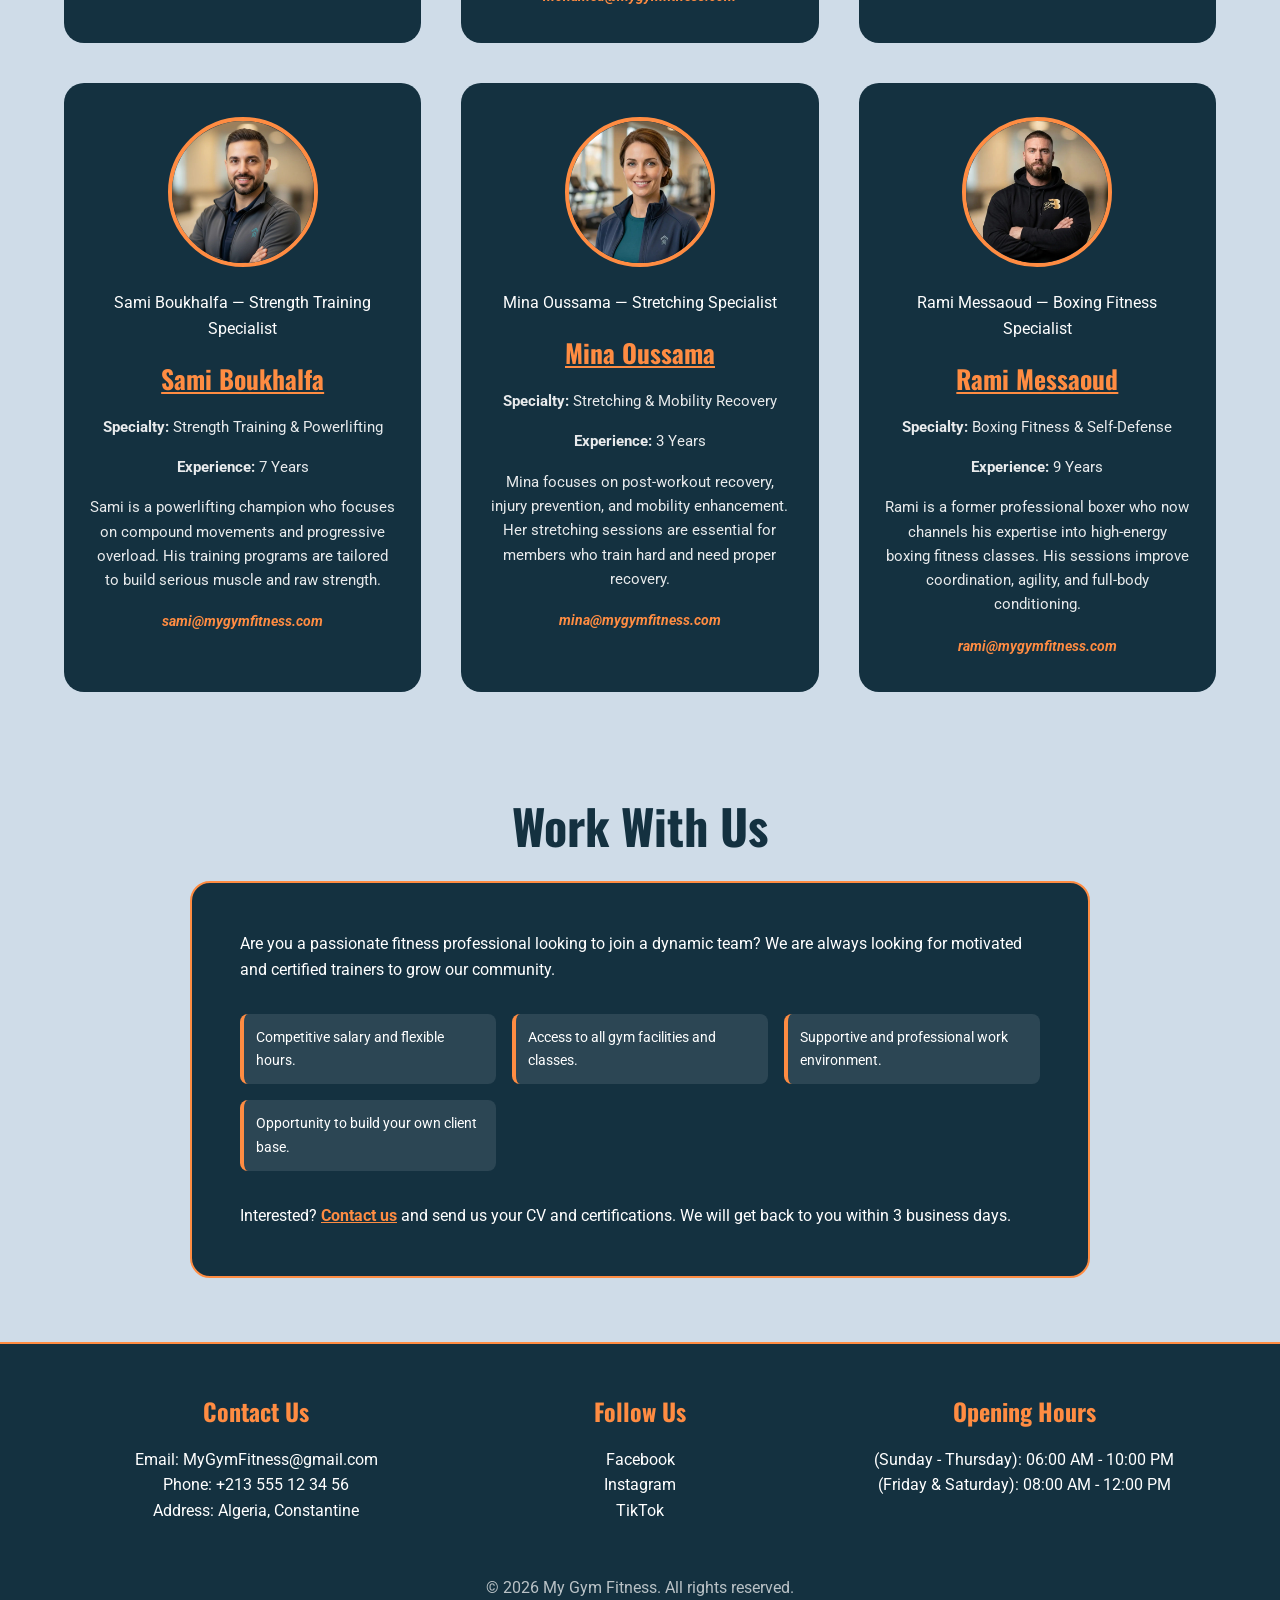
<file: trainers.html>
<!DOCTYPE html>
<html lang="en">
<head>
    <meta charset="UTF-8">
    <meta name="viewport" content="width=device-width, initial-scale=1.0">
    <title>Trainers Page</title>
    <link rel="stylesheet" href="trainers.css" />
    <link rel="stylesheet" href="style.css" />
    <link rel="preconnect" href="https://fonts.googleapis.com" />
    <link rel="preconnect" href="https://fonts.gstatic.com" crossorigin />

<link
      href="https://fonts.googleapis.com/css2?family=Oswald:wght@400;700&family=Roboto:wght@300;400;500&display=swap"
      rel="stylesheet"/>
    </head>
<body>

<header>
      <div class="logo">
         <img src="logo.png" alt="My Gym Fitness Logo" class="logo_img" width="80px">
          <h1 class="logot">My Gym Fitness</h1>
         </div>
      <nav>
        <ul class="navbar">
          <li><a href="index.html">Home</a></li>
          <li><a href="classes.html">Classes</a></li>
          <li><a href="membership.html">Membership</a></li>
          <li><a href="trainers.html" class="active">Trainers</a></li>
          <li><a href="contact.html" >Contact</a></li>
        </ul>
      </nav>
    </header>

<main>

    <!-- Page Introduction -->
    <section class="tot">
        <h2 class="hh">Meet Our Trainers</h2>
        <p class="pp">Our certified professionals are here to guide you every step of the way. Whether you are a beginner or an advanced athlete,</p>
            <p class="pp"> our team has the expertise to help you reach your goals.</p>
    </section>

    <!-- Trainers Grid Section -->
    <h2 class="kkk">Our Team</h2>
    <section id="trainers-grid">
        <article class="trainer-card">
            <figure>
                <img src="images/sarah.jpg" alt="Photo of Sarah">
                <figcaption>Sarah — Yoga Specialist</figcaption>
            </figure>
            <h3><a href="#" class="ad">Sarah Benmansour</a></h3>
            <p><strong>Specialty:</strong> Yoga &amp; Mindfulness</p>
            <p><strong>Experience:</strong> 6 Years</p>
            <p>Sarah is a certified yoga instructor who combines traditional techniques with modern wellness approaches. She helps members improve flexibility, posture, and mental clarity.</p>
            <address>
                <a href="mailto:sarah@mygymfitness.com">sarah@mygymfitness.com</a>
            </address>
        </article>

        <article class="trainer-card">
            <figure>
                <img src="images/cc.jpg" alt="Photo of Mohamed">
                <figcaption>Mohamed — CrossFit Coach</figcaption>
            </figure>
            <h3><a href="#" class="ad">Mohamed Cherif</a></h3>
            <p><strong>Specialty:</strong> CrossFit &amp; Functional Training</p>
            <p><strong>Experience:</strong> 8 Years</p>
            <p>Mohamed is an elite CrossFit coach and former national-level athlete. His high-intensity sessions are designed to push limits and build real-world strength and endurance.</p>
            <address>
                <a href="mailto:mohamed@mygymfitness.com">mohamed@mygymfitness.com</a>
            </address>
        </article>

        <article class="trainer-card">
            <figure>
                <img src="images/aa.jpg" alt="Photo of Adam" width="300px"> 
                <figcaption>Adam — HIIT Trainer</figcaption>
            </figure>
            <h3><a href="#" class="ad">Dayaa Rahmani</a></h3>
            <p><strong>Specialty:</strong> HIIT &amp; Cardio Conditioning</p>
            <p><strong>Experience:</strong> 4 Years</p>
            <p>Dayaa specializes in high-intensity interval training, designing short but effective workouts that maximize calorie burn and cardiovascular health for all fitness levels.</p>
            <address>
                <a href="mailto:adam@mygymfitness.com">adam@mygymfitness.com</a>
            </address>
        </article>
<article class="trainer-card">
            <figure>
                <img src="images/bb.jpg" alt="Photo of Sami">
                <figcaption>Sami — Strength Coach</figcaption>
            </figure>
            <h3><a href="#" class="ad">Sami Boukhalfa</a></h3>
            <p><strong>Specialty:</strong> Strength Training &amp; Powerlifting</p>
            <p><strong>Experience:</strong> 7 Years</p>
            <p>Sami is a powerlifting champion who focuses on compound movements and progressive overload. His training programs are tailored to build serious muscle and raw strength.</p>
            <address>
                <a href="mailto:sami@mygymfitness.com">sami@mygymfitness.com</a>
            </address>
        </article>

        <article class="trainer-card">
            <figure>
                <img src="images/ee.jpg" alt="Photo of Mina">
                <figcaption>Mina — Stretching &amp; Recovery Coach</figcaption>
            </figure>
            <h3><a href="#" class="ad">Mina Oussama</a></h3>
            <p><strong>Specialty:</strong> Stretching &amp; Mobility Recovery</p>
            <p><strong>Experience:</strong> 3 Years</p>
            <p>Mina focuses on post-workout recovery, injury prevention, and mobility enhancement. Her stretching sessions are essential for members who train hard and need proper recovery.</p>
            <address>
                <a href="mailto:mina@mygymfitness.com">mina@mygymfitness.com</a>
            </address>
        </article>

        <article class="trainer-card">
            <figure>
                <img src="images/dd.jpg" alt="Photo of Rami">
                <figcaption>Rami — Boxing Fitness Coach</figcaption>
            </figure>
            <h3><a href="#" class="ad">Rami Messaoud</a></h3>
            <p><strong>Specialty:</strong> Boxing Fitness &amp; Self-Defense</p>
            <p><strong>Experience:</strong> 9 Years</p>
            <p>Rami is a former professional boxer who now channels his expertise into high-energy boxing fitness classes. His sessions improve coordination, agility, and full-body conditioning.</p>
            <address>
                <a href="mailto:rami@mygymfitness.com">rami@mygymfitness.com</a>
            </address>
        </article>

    </section>

    <!-- Work With Us Section -->
    <h2 class="www">Work With Us</h2>
    <section id="work-with-us">
        <p>Are you a passionate fitness professional looking to join a dynamic team? We are always looking for motivated and certified trainers to grow our community.</p>
        <ul>
            <li>Competitive salary and flexible hours.</li>
            <li>Access to all gym facilities and classes.</li>
            <li>Supportive and professional work environment.</li>
            <li>Opportunity to build your own client base.</li>
        </ul>
        <p>Interested? <a href="contact.html">Contact us</a> and send us your CV and certifications. We will get back to you within 3 business days.</p>
    </section>

</main>

<footer>
    <section>
        <h2>Contact Us</h2>
        <p>Email: MyGymFitness@gmail.com</p>
        <p>Phone: +213 555 12 34 56</p>
        <p>Address: Algeria, Constantine</p>
    </section>

    <section>
        <h2>Follow Us</h2>
        <ul>
            <li><a href="#">Facebook</a></li>
            <li><a href="#">Instagram</a></li>
            <li><a href="#">TikTok</a></li>
        </ul>
    </section>

    <section>
        <h2>Opening Hours</h2>
        <ul>
            <li>(Sunday - Thursday): 06:00 AM - 10:00 PM</li>
            <li>(Friday &amp; Saturday): 08:00 AM - 12:00 PM</li>
        </ul>
        
    </section>
    <p>© 2026 My Gym Fitness. All rights reserved.</p>
</footer>

<script src="trainers.js"></script>
</body>
</html>
</file>
<file: admin-dashboard.css>
:root {
  --primary: #031620;
  --accent: #1d2f3587;
  --bg: #0a5d98;
  --text: #ffffff;

  /* Derived tokens — all built from the 4 roots above */
  --primary-light: #0d2d42;
  --primary-lighter: #0f3a55;
  --accent-solid: #1d2f35;
  --accent-hover: #2b4a55;
  --accent-bright: #1a8fcc;
  --bg-dark: #063d64;
  --bg-light: #0e6faf;
  --bg-muted: rgba(10, 93, 152, 0.15);
  --border: rgba(255, 255, 255, 0.1);
  --shadow: rgba(3, 22, 32, 0.4);

  --font-heading: "Oswald", sans-serif;
  --font-body: "Roboto", sans-serif;

  --space-xs: 8px;
  --space-sm: 16px;
  --space-md: 24px;
  --space-lg: 32px;
  --space-xl: 48px;
  --radius-sm: 6px;
  --radius-md: 12px;
  --transition: 0.3s ease;
}
*,
*::before,
*::after {
  box-sizing: border-box;
  margin: 0;
  padding: 0;
}
.bor {
  border: 2px solid var(--bg);
  padding: 20px;
  margin-bottom: 20px;
}

header h1 {
  color: var(--bg);
  font-size: 2.5rem;
  text-align: center;
  padding: 20px 0;
}

header p {
  color: var(--text);
  font-size: 1.5rem;
  text-align: center;
  padding: 20px 0;
  margin-top: -30px;
}
body {
  font-family: var(--font-body);
  background: var(--primary);
  color: var(--text);
  line-height: 1.7;
}
ul {
  list-style: none;
}
a {
  text-decoration: none;
  transition: color var(--transition);
}
h2,
h3,
h4 {
  font-family: var(--font-heading);
  text-transform: uppercase;
  letter-spacing: 1px;
  line-height: 1.2;
}

/* ── Admin Layout ── */
.admin-wrapper {
  display: flex;
  min-height: calc(100vh - 140px);
}
.admin-sidebar {
  width: 260px;
  min-width: 260px;
  background: #020d10;
  border-right: 2px solid var(--bg);
  height: 438vh;
  padding-top: 20px;
}
.admin-sidebar h2 {
  font-size: 0.8rem;
  letter-spacing: 2px;
  color: var(--bg);
  text-transform: uppercase;
  border-bottom: 1px solid var(--accent);
  padding-bottom: 10px;
  margin-bottom: 10px;
  text-align: center;
}
.admin-sidebar nav ul li a {
  display: block;
  padding: 12px 20px;
  color: rgba(255, 255, 255, 0.6);
  text-decoration: none;
  font-size: 0.9rem;
  transition: var(--transition);
  border-left: 4px solid transparent;
}
.admin-sidebar nav ul li a:hover,
.admin-sidebar nav ul li a.active {
  color: var(--text);
  background: var(--bg-muted);
  border-left-color: var(--bg);
}
/* ── Admin Main ── */
.admin-main {
  flex: 1;
  background: var(--primary);
  padding: var(--space-lg);
  overflow-x: auto;
}
.admin-main section {
  background: var(--primary-light);
  border-radius: var(--radius-md);
  padding: var(--space-md);
  margin-bottom: var(--space-lg);
  box-shadow: 0 2px 12px var(--shadow);
  border: 1px solid var(--border);
}
.admin-main h2 {
  color: var(--text);
  margin-bottom: var(--space-xs);
  font-size: 1.1rem;
}
.admin-main p {
  color: rgba(255, 255, 255, 0.75);
  font-size: 0.9rem;
  margin-bottom: var(--space-sm);
}
/* ── Stat Cards ── */
#stats {
  display: grid;
  grid-template-columns: repeat(4, 1fr);
  gap: var(--space-md);
}
#stats > h2 {
  grid-column: 1 / -1;
}
.stat-card {
  background: var(--accent-solid);
  border-radius: var(--radius-md);
  padding: var(--space-md);
  text-align: center;
  box-shadow: 0 2px 12px var(--shadow);
  border-top: 4px solid var(--bg);
}
.stat-card:nth-child(2) {
  border-top-color: #1a7ab5;
}
.stat-card:nth-child(3) {
  border-top-color: #0d6e8a;
}
.stat-card:nth-child(5) {
  border-top-color: #0a4f70;
}
.stat-card h3 {
  font-size: 0.75rem;
  letter-spacing: 1px;
  color: rgba(255, 255, 255, 0.6);
  margin-bottom: var(--space-xs);
}
.stat-number {
  font-family: var(--font-heading);
  font-size: 2rem;
  font-weight: 700;
  color: var(--text);
  line-height: 1;
  margin-bottom: 4px;
}
.stat-label {
  font-size: 0.8rem;
  color: rgba(255, 255, 255, 0.45);
}
/* ── Tables ── */
.admin-main table {
  width: 100%;
  border-collapse: collapse;
  font-size: 0.9rem;
}
.admin-main caption {
  font-family: var(--font-heading);
  font-size: 0.85rem;
  color: rgba(255, 255, 255, 0.6);
  text-align: left;
  letter-spacing: 1px;
  padding-bottom: var(--space-xs);
  text-transform: uppercase;
}
.admin-main thead tr {
  background: var(--bg-dark);
}
.admin-main thead th,
.admin-main tbody td {
  padding: 12px var(--space-sm);
}
.admin-main thead th {
  color: var(--text);
  font-family: var(--font-heading);
  font-size: 0.85rem;
  text-align: left;
  letter-spacing: 1px;
}
.admin-main tbody tr {
  border-bottom: 1px solid var(--border);
  transition: background var(--transition);
}
.admin-main tbody tr:nth-child(even) {
  background: rgba(10, 93, 152, 0.08);
}
.admin-main tbody tr:hover {
  background: rgba(10, 93, 152, 0.18);
}
.admin-main tbody td {
  color: rgba(255, 255, 255, 0.85);
}
/* ── Quick Actions ── */
#quick-actions ul {
  display: flex;
  flex-wrap: wrap;
  gap: var(--space-sm);
}
#quick-actions button {
  background: transparent;
  color: var(--text);
  border: 2px solid var(--bg);
  border-radius: var(--radius-sm);
  padding: var(--space-xs) var(--space-md);
  font-family: var(--font-heading);
  font-size: 0.9rem;
  letter-spacing: 0.5px;
  text-transform: uppercase;
  cursor: pointer;
  transition:
    background var(--transition),
    color var(--transition);
  border: 2px solid var(--bg);
}
#quick-actions button:hover {
  background: var(--bg);
  color: var(--text);
}
footer {
  color: var(--bg);
  text-align: center;
  font-size: 1.2rem;
  padding: 1rem;
}
.bb,
#plan {
  background-color: var(--primary);
  padding: 10px;
  color: #ffffff;
  border-radius: 8px;
  border: 2px solid var(--bg);
  width: 100%;
  margin-bottom: 10px;
  outline: none;
}
.ss {
  cursor: pointer;
  background-color: var(--bg);
  padding: 10px;
  font-weight: bold;
  border-radius: 8px;
  border: 2px solid var(--bg);
  font-size: 17px;
}

/* ============================================================
   JS-DRIVEN STYLES — bar chart
   ============================================================ */

/* ── Plan Distribution Chart ── */
.chart-container {
  display: flex;
  flex-direction: column;
  gap: 14px;
  margin-top: var(--space-sm);
}
.chart-bar-wrapper {
  display: flex;
  align-items: center;
  gap: 12px;
}
.chart-label {
  width: 70px;
  font-family: var(--font-heading);
  font-size: 0.85rem;
  text-transform: uppercase;
  letter-spacing: 0.5px;
  text-align: right;
  color: rgba(255, 255, 255, 0.8);
}
.chart-bar-track {
  flex: 1;
  height: 28px;
  background: rgba(255, 255, 255, 0.08);
  border-radius: 6px;
  overflow: hidden;
}
.chart-bar {
  height: 100%;
  border-radius: 6px;
  transition: width 0.6s ease;
  min-width: 4px;
}
.chart-value {
  width: 30px;
  font-family: var(--font-heading);
  font-size: 1rem;
  font-weight: 700;
  color: var(--text);
}
/* == RESPONSIVE ==*/

@media (max-width: 1024px) {
  #stats {
    grid-template-columns: repeat(2, 1fr); /* عرض كرتين في الصف بدلاً من 4 */
  }
}

@media (max-width: 768px) {
  .admin-wrapper {
    flex-direction: column; /* تحويل القائمة الجانبية لتصبح فوق المحتوى */
  }

  .admin-sidebar {
    width: 100%;
    min-width: 100%;
    height: auto; /* إلغاء الارتفاع الثابت الكبير */
    padding: 10px 0;
    border-right: none;
    border-bottom: 2px solid var(--bg);
  }

  .admin-sidebar h2 {
    margin-bottom: 5px;
  }

  .admin-sidebar nav ul {
    display: flex;
    flex-wrap: wrap;
    justify-content: center;
  }

  .admin-sidebar nav ul li a {
    padding: 8px 15px;
    font-size: 0.8rem;
    border-left: none;
    border-bottom: 3px solid transparent;
  }

  .admin-sidebar nav ul li a:hover,
  .admin-sidebar nav ul li a.active {
    border-left-color: transparent;
    border-bottom-color: var(--bg);
  }

  .admin-main {
    padding: var(--space-sm);
  }

  header h1 {
    font-size: 1.8rem;
  }
  
  header p {
    font-size: 1.1rem;
  }
}

@media (max-width: 480px) {
  #stats {
    grid-template-columns: 1fr; /* كرت واحد في الصف للموبايل الصغير */
  }

  .admin-main section {
    padding: var(--space-sm);
  }

  #quick-actions ul {
    flex-direction: column;
  }

  #quick-actions button {
    width: 100%; /* الأزرار تأخذ العرض الكامل */
  }

  /* جعل الجداول قابلة للتمرير الأفقي في الشاشات الصغيرة جداً */
  .admin-main {
    overflow-x: hidden; 
  }
  
  .admin-main section {
    overflow-x: auto; 
  }

  .chart-label {
    width: 50px;
    font-size: 0.7rem;
  }
}
</file>
<file: admin-login.css>
/* ====== Reset ====== */
* {
  margin: 0;
  padding: 0;
  box-sizing: border-box;
}
/* ====== CSS Variables ====== */
:root {
  --primary: #031620;
  --accent: #1d2f3587;
  --bg: #0a5d98;
  --text: #ffffff;
}
.admin-body {
  background-color: var(--primary);
  min-height: 100vh;
  display: flex;
  flex-direction: column;
  color: var(--text);
}
header {
  text-align: center;
  padding: 2rem 1rem;
}
.login-header-wrapper {
  display: flex !important;
  flex-direction: row !important;
  align-items: center !important;
  justify-content: center !important;
  gap: 3px !important;
  margin-bottom: 25px !important;
  width: 100%;
}
.logo_img_circular {
  background-color: #143140 !important;
  border-radius: 50% !important;
  width: 80px !important;
  height: 80px !important;
  object-fit: cover !important;
  padding: 5px !important;
  display: block !important;
  align-items: center !important;
}
.login-header-wrapper .logot {
  color: var(--primary) !important;
  font-size: 2.2rem !important;
  font-weight: bold !important;
  margin: 0 !important;
  text-align: center;
}
header h1 {
  color: var(--bg);
  font-size: 3rem;
  margin-bottom: 10px;
  text-align: center;
}
header p {
  font-size: 1.5rem;
  color: var(--text);
  text-align: center;
  margin-bottom: 0;
}
main {
  flex: 1;
  display: flex;
  flex-direction: column;
  padding: 3rem;
  border-radius: 10px;
  align-items: center;
  width: 100%;
  margin-top: -3rem;
}
.name {
  text-align: center;
  margin-bottom: 25px;
  border-bottom: 1px solid rgba(255, 255, 255, 0.1);
  padding-bottom: 15px;
}
.name h2 {
  font-size: 2.5rem;
  color: var(--primary);
  font-weight: bold;
}
section {
  display: grid;
  gap: 1rem;
}
.info {
  background-color: var(--bg);
  padding: 2rem;
  border-radius: 10px;
  width: 100%;
  max-width: 400px;
  margin-bottom: 1rem;
  border: 2px solid var(--accent);
}
.site {
  background-color: var(--bg);
  padding: 1.3rem;
  border-radius: 10px;
  width: 100%;
  max-width: 400px;
  margin-bottom: 1rem;
  border: 2px solid var(--accent);
}
.forma {
  display: flex;
  flex-direction: column;
  margin-bottom: 1rem;
  font-weight: bold;
  font-size: larger;
}
.form {
  display: flex;
  justify-content: center;
  margin-top: 25px;
}
input {
  padding: 0.4rem;
  border: 2px solid var(--accent);
  border-radius: 5px;
  font-size: 1rem;
}
.form button {
  width: 40%;
  padding: 0.8rem;
  background-color: var(--primary);
  color: var(--text);
  font-weight: bold;
  font-size: 18px;
  border-radius: 5px;
  cursor: pointer;
  margin-bottom: 1.5rem;
  border: 0.01px solid var(--primary);
}
.form button:hover {
  background-color: var(--accent);
}
a {
  font-weight: bold;
  font-size: 25px;
  text-decoration: none;
  color: var(--text);
  text-align: center;
  display: block;
}
a:hover {
  color: var(--primary);
  text-decoration: underline;
}
footer {
  color: var(--bg);
  text-align: center;
  font-size: 1.2rem;
  padding: 1rem;
}
/* in js*/
.error {
  color: var(--primary);
  font-size: 1.1rem;
  margin-top: 0.5rem;
}
/* RESPONSIVE */
@media (min-width: 768px) {
  #payment ul {
    grid-template-columns: repeat(2, 1fr);
  }
}

@media (min-width: 1024px) {
  #plans {
    grid-template-columns: repeat(3, 1fr);
  }
}
</file>
<file: classes.css>
/* ====== CSS Variables ====== */
:root {
  --primary: #cfdce8;
  --accent: #143140;
  --bg: #ff8c42;
  --text: #ffffff;
  --light: #f4f4f4;
  --teal: #2c5d75;
}
h1,
h2,
h3,
h4 {
  font-family: "Oswald", sans-serif;
}
/* Table style */
.tit {
  text-align: center;
  margin-bottom: 2rem;
}
.tit::before {
  content: "";
  display: block;
  width: 100%;
  height: 510px;
  background:
    linear-gradient(rgba(0, 0, 0, 0.6), rgba(0, 0, 0, 0.6)),
    url(https://plus.unsplash.com/premium_photo-1664475858284-1a8c3f5c7e74?q=80&w=2147&auto=format&fit=crop&ixlib=rb-4.1.0&ixid=M3wxMjA3fDB8MHxwaG90by1wYWdlfHx8fGVufDB8fHx8fA%3D%3D);
  border: 1px solid var(--bg);
  background-size: cover;
  background-position: center;
  margin-bottom: 20px;
}
.tit h2,
#filter-note h2 {
  font-size: 2.5rem;
  margin-bottom: 0.5rem;
  color: var(--accent);
  text-align: center;
}
.tit p,
#filter-note p {
  font-size: 1.3rem;
  color: var(--teal);
  text-align: center;
  font-weight: bold;
}
table {
  width: 90%;
  margin-left: auto;
  margin-right: auto;
  border-collapse: collapse;
  border-radius: 50px;
}
table td a {
  color: var(--text);
  text-decoration: none;
  font-weight: bold;
  opacity: 0.8;
}
table td a:hover {
  color: var(--bg);
  text-decoration: double;
  text-decoration: underline;
}
/* cells */
th,
td {
  padding: 15px;
  text-align: center;
  border: 1.5px solid var(--primary);
}
th {
  background-color: #0a1b21;
  color: var(--light);
  opacity: 5;
  font-size: 40;
}
tbody tr {
  background-color: var(--accent);
}
tbody tr:hover {
  background-color: #0a1b21;
}
.caption {
  font-size: 1.5rem;
  font-weight: bold;
  margin-bottom: 10px;
  text-align: center;
  color: var(--bg);
}
#filter-note {
  margin-top: 2rem;
  padding: 1rem;
  border: 1px solid var(--primary);
}
#filters {
  width: 75%;
  margin: 20px auto;
  padding: 30px;
  background: var(--accent);
  border-radius: 15px;
  display: flex;
  flex-direction: column;
  gap: 15px;
}
#trainerFilter {
  width: 100%;
  padding: 12px;
  border-radius: 10px;
  border: 2px solid var(--bg);
  font-size: 18px;
  cursor: pointer;
  font-weight: bold;
}
#dayFilter {
  width: 50%;
  display: flex;
  flex-wrap: wrap;
  gap: 15px;
  justify-content: center !important;
  background-color: var(--teal);
  padding: 15px;
  border-radius: 10px;
  border: 2px solid var(--bg);
  width: fit-content;
}
#difficultyFilter {
  width: 50%;
  display: flex;
  flex-wrap: wrap;
  gap: 15px;
  justify-content: center !important;
  background-color: var(--teal);
  padding: 15px;
  border-radius: 10px;
  border: 2px solid var(--bg);
}
.aa {
  cursor: pointer;
  background-color: var(--light);
  padding: 10px;
  font-weight: bold;
  border-radius: 8px;
  border: 2px solid var(--bg);
}
.active-filter {
  background-color: var(--bg) !important;
  border: 2px solid var(--accent);
}
/* RESPONSIVE */
@media (min-width: 768px) {
  #payment ul {
    grid-template-columns: repeat(2, 1fr);
  }
}

@media (min-width: 1024px) {
  #plans {
    grid-template-columns: repeat(3, 1fr);
  }
}
</file>
<file: style.css>
/*Reset & Variables */
* {
    margin: 0;
    padding: 0;
    box-sizing: border-box;
}
:root {
    --primary: #cfdce8;
    --accent: #143140; 
    --bg: #ff8c42;      
    --text: #ffffff;
}

body {
    font-family: "Roboto", sans-serif;
    background-color: var(--primary);
    color: var(--text);
    line-height: 1.6;
}

/* Header & Navbar */
header {
    display: flex;
    justify-content: space-between;
    align-items: center;
    padding: 10px 5%; 
    background-color: var(--accent);
    position: sticky;
    top: 0;
    z-index: 1000;
    border-bottom: 2px solid var(--bg);
}

.logo {
    display: flex;
    align-items: center;
    gap: 15px;
}

.logot {
    color: var(--bg) !important;
    font-family: "Oswald", sans-serif;
    margin: 0;
    font-size: 1.8rem;
}


nav {
    display: block; 
}

.navbar {
    list-style: none;
    display: flex;
    gap: 2rem;
    margin: 0;
    padding: 0;
}

.navbar a {
    font-family: "Oswald", sans-serif !important;
    font-weight: bold;
    text-decoration: none;
    color: var(--bg) !important;
    transition: 0.3s;
    font-size: 1.1rem;
}

.navbar a:hover, .navbar a.active {
    color: var(--primary) !important;
}

/* Footer*/
footer {
    background-color: var(--accent);
    color: var(--text);
    padding: 3rem 5%;
    display: flex;
    flex-wrap: wrap;
    justify-content: space-between;
    text-align: center;
    border-top: 2px solid var(--bg);
}

footer section {
    flex: 1;
    min-width: 250px;
    margin-bottom: 20px;
}

footer h2 {
    color: var(--bg);
    font-family: "Oswald", sans-serif;
    margin-bottom: 1rem;
}

footer ul { list-style: none; padding: 0; }
footer a { color: var(--text); text-decoration: none; }
footer a:hover { color: var(--bg); }

footer > p {
    width: 100%;
    margin-top: 2rem;
    opacity: 0.7;
}

.logo_img {
    background-color: #143140;
    border-radius: 50%;
    width: 60px;
    height: 60px;
    object-fit: cover;
    padding: 5px;
}
/* RESPONSIVE */
@media (min-width: 768px) {
  #payment ul {
    grid-template-columns: repeat(2, 1fr);
  }
}

@media (min-width: 1024px) {
  #plans {
    grid-template-columns: repeat(3, 1fr);
  }
}
</file>
<file: contact.css>
:root {
  --primary: #cfdce8;
  --accent: #143140;
  --bg: #ff8c42;
  --text: #ffffff;
  --light: #f4f4f4;
  --teal: #2c5d75;
}

.title1 {
    font-family: "Oswald", sans-serif;
    font-size: 3rem;
    text-align: center;
    margin: 3rem 0 1rem 0;
    color: var(--accent); 
    text-transform: uppercase;
}

.title2 {
    font-family: "Oswald", sans-serif;
    font-size: 1.1rem;
    color: var(--accent);
    margin-bottom: 8px;
    display: block;
}


.contact {
    display: flex;
    flex-direction: column;
    align-items: center;
    padding: 2rem 5%;
}

.contact form {
    width: 100%;
    max-width: 650px;
    background-color: var(--accent); 
    padding: 3rem;
    border-radius: 20px;
    border: 2px solid var(--bg);
    display: flex;
    flex-direction: column;
    gap: 1.5rem;
    box-shadow: 0 10px 30px rgba(0,0,0,0.2);
}

.form-input {
    display: flex;
    flex-direction: column;
    gap: 8px;
}

.form-input .title2 {
    color: var(--bg);
}

.input {
    padding: 12px;
    border-radius: 8px;
    border: 1px solid var(--primary);
    background-color: var(--primary);
    font-size: 1rem;
    color: var(--accent);
    outline: none;
    transition: 0.3s;
}

.input:focus {
    border-color: var(--bg);
    box-shadow: 0 0 8px rgba(255, 140, 66, 0.4);
}

.btn {
    padding: 15px;
    border: none;
    font-family: "Oswald", sans-serif;
    font-size: 1.2rem;
    font-weight: bold;
    text-transform: uppercase;
    border-radius: 10px;
    background-color: var(--bg); 
    color: var(--accent); 
    cursor: pointer;
    transition: 0.3s;
    margin-top: 10px;
}

.btn:hover {
    background-color: var(--text);
    transform: translateY(-3px);
}

table {
    width: 90%;
    max-width: 900px;
    margin-left: auto;
    margin-right: auto;
    margin: 3rem auto;
    border-collapse: collapse;
    background-color: var(--accent);
}

th,
td {
  padding: 15px;
  text-align: center;
  border: 1.5px solid var(--primary);
}

th {
  background-color: #0a1b21;
  color: var(--light);
  opacity: 5;
  font-size: 1.5rem;
}
tbody tr:hover {
  background-color: #0a1b21;
}
.caption {
  font-size: 1.5rem;
  font-weight: bold;
  margin-bottom: 10px;
  text-align: center;
  color: var(--bg);
}

/* == Map == */
.map-container {
    padding: 0 5%;
    margin-bottom: 4rem;
}

.map-container iframe {
    width: 100%;
    max-height: 450px;
    border-radius: 20px;
    border: 3px solid var(--accent);
}

/* == Responsive == */
@media (max-width: 768px) {
    .title1 { font-size: 2.2rem; }
    .contact form { padding: 1.5rem; }
    table { width: 95%; font-size: 0.9rem; }
}
</file>
<file: plan-management.css>
/* Reset & Variables*/
* {
  margin: 0;
  padding: 0;
  box-sizing: border-box;
}

:root {
  --primary: #031620;
  --accent: #1d2f3587;
  --bg: #0a5d98;
  --text: #ffffff;
}

body {
  border-bottom: 2px solid var(--bg); 
  background-color: var(--primary);
  color: var(--text);
  font-family: "Roboto", sans-serif;
  line-height: 1.6;
}

/* Layout Wrapper*/
.admin-wrapper {
  display: flex; 
  align-items: flex-start;
}

/* Sidebar */
.admin-sidebar {
  width: 260px;
  min-width: 260px;
  background: #020d10;
  border-right: 2px solid var(--bg);
  height: 142.6vh;       
  padding-top: 20px;
}

.admin-sidebar h2 {
  font-size: 0.8rem;
  letter-spacing: 2px;
  color: var(--bg);
  text-transform: uppercase;
  border-bottom: 1px solid var(--accent);
  padding-bottom: 10px;
  margin-bottom: 10px;
}

.admin-sidebar nav ul {
  list-style: none;
}

.admin-sidebar nav ul li a {
  display: block;
  padding: 12px 20px;
  color: rgba(255, 255, 255, 0.6);
  text-decoration: none;
  font-size: 0.9rem;
  transition: var(--transition);
  border-left: 4px solid transparent;
}

.admin-sidebar nav ul li a:hover,
.admin-sidebar nav ul li a.active {
  color: var(--text);
  background: var(--accent);
  border-left-color: var(--bg);
}

/*  Main Content */
main {
  flex-grow: 1;
  padding: 20px;
}

header h1 {
  color: var(--bg);
  font-size: 2.5rem;
  text-align: center;
  padding: 20px 0;
    border: 2px solid var(--bg);
}

h2 {
  font-size: 1.8rem;
  margin: 20px 0;
  text-align: center;
}

/* Table */
table {
  width: 100%;
  border-collapse: collapse;
  margin-bottom: 40px;
  background: var(--accent);
}
th,
td {
  padding: 15px;
  border: 1px solid var(--bg);
  text-align: center;
}
th {
  background: #020d10;
}
tr:hover {
  background-color: var(--bg);
}

/* Form & Buttons */
.form-section {
  padding: 20px;
  border: 2px solid var(--bg);
  border-radius: 5px;
}
form {
  display: flex;
  flex-direction: column;
}
input,
textarea {
  padding: 10px;
  margin: 10px 0;
  border-radius: 4px;
  border: 1px solid #ccc;
}
button {
  padding: 10px;
  border: none;
  cursor: pointer;
  color: white;
  font-weight: bold;
}
.edit {
  background: #3498db;
  margin-right: 5px;
}
.delete {
  background: #e74c3c;
}
form button {
  background: #27ae60;
  margin-top: 10px;
}

footer {
  color: var(--bg);
  text-align: center;
  padding: 2rem;
}

/* RESPONSIVE */
/* كود التجاوب - عندما تكون الشاشة أصغر من 768 بكسل */
@media (max-width: 768px) {
  
  /* 1. جعل القائمة الجانبية والمحتوى فوق بعضهما */
  .admin-wrapper {
    flex-direction: column;
  }

  /* 2. جعل القائمة الجانبية بعرض الشاشة كامل وطول تلقائي */
  .admin-sidebar {
    width: 100%;
    min-width: 100%;
    height: auto;
    border-right: none;
    border-bottom: 2px solid var(--bg);
  }

  /* 3. جعل عناصر القائمة تظهر بجانب بعضها لتوفير المساحة */
  .admin-sidebar nav ul {
    display: flex;
    flex-wrap: wrap;
    justify-content: center;
  }

  /* 4. أهم حركة للجداول: السماح بالتمرير الأفقي حتى لا يخرب التصميم */
  main {
    width: 100%;
    overflow-x: auto; /* يظهر شريط تمرير للجدول إذا كان عريضاً */
  }

  table {
    font-size: 0.8rem; /* تصغير الخط قليلاً في الموبايل */
  }
}
</file>
<file: trainers.css>
:root {
  --primary: #cfdce8;
  --accent: #143140;
  --bg: #ff8c42;
  --text: #ffffff;
}
h1,
h2,
h3,
h4 {
  font-family: "Oswald", sans-serif;
}
.tot {
  height: 90vh;
  width: 100%;
  margin-bottom: -2rem;
  background:
    linear-gradient(rgba(0, 0, 0, 0.6), rgba(0, 0, 0, 0.6)),
    url(https://wallpaperbat.com/img/9706414-plank-position-at-gym.jpg);
  background-size: cover;
  border: 1px solid var(--bg);
  background-position: center;
  display: flex;
  flex-direction: column;
  justify-content: center;
  align-items: center;
  text-align: center;
  color: var(--text);
}
.hh {
  font-size: 3rem;
  font-family: "Oswald", sans-serif;
  margin-bottom: 10rem;
  word-spacing: 1px;
  color: var(--bg);
}
.pp {
  font-size: 1.4rem;
  margin-bottom: 2rem;
  font-weight: bold;
}
#trainers-intro h2 {
  font-family: "Oswald", sans-serif;
  font-size: 3.5rem;
  color: var(--bg);
  margin-bottom: 1rem;
  text-transform: uppercase;
}

#trainers-intro p {
  font-size: 1.2rem;
  color: var(--text);
  max-width: 800px;
  font-weight: bold;
}

/* Trainers Grid*/
#trainers-grid {
  padding: 4rem 5%;
  display: grid;
  grid-template-columns: repeat(3, 1fr);
  gap: 2.5rem;
  background-color: var(--primary);
}
.kkk {
  grid-column: 1/-1;
  font-size: 3rem;
  color: var(--accent) !important;
  margin-bottom: -3rem;
  margin-top: 2rem;
  text-align: center;
  font-family: "Oswald", sans-serif;
}

.trainer-card {
  background-color: var(--accent);
  border-radius: 20px;
  padding: 2rem 1.5rem;
  text-align: center;
  transition: 0.3s;
  border: 2px solid transparent;
  max-width: 400px; /* يحدد أقصى عرض للبطاقة لمنعها من التمدد الزائد */
  margin: 0 auto;
}

.trainer-card:hover {
  transform: translateY(-10px);
  border-color: var(--bg);
  box-shadow: 0 15px 35px rgba(0, 0, 0, 0.3);
}

.trainer-card figure img {
  width: 150px;
  height: 150px;
  object-fit: cover;
  border-radius: 50% !important;
  border: 4px solid var(--bg);
  margin-bottom: 1rem;
}

.trainer-card h3 {
  font-family: "Oswald", sans-serif;
  color: var(--bg);
  font-size: 1.6rem;
  margin: 1rem 0;
}

.trainer-card p {
  color: var(--text);
  font-size: 0.95rem;
  opacity: 0.9;
  margin-bottom: 1rem;
}

.trainer-card address a {
  color: var(--bg);
  text-decoration: none;
  font-weight: bold;
  font-size: 0.9rem;
}
.ad {
  text-decoration: underline;
  color: var(--bg);
}

/* Work With Us */
#work-with-us {
  margin: 4rem auto;
  padding: 3rem;
  max-width: 900px;
  background-color: var(--accent);
  border-radius: 20px;
  border: 2px solid var(--bg);
  color: var(--text);
}

#work-with-us h2 {
  font-family: "Oswald", sans-serif;
  color: var(--bg);
  margin-bottom: 1.5rem;
  text-align: center;
}

#work-with-us ul {
  list-style: none;
  display: grid;
  grid-template-columns: repeat(auto-fit, minmax(200px, 1fr));
  gap: 1rem;
  margin: 2rem 0;
}

#work-with-us ul li {
  background: rgba(255, 255, 255, 0.1);
  padding: 12px;
  border-radius: 8px;
  font-size: 0.9rem;
  border-left: 4px solid var(--bg);
}

#work-with-us a {
  color: var(--bg);
  font-weight: bold;
  text-decoration: underline;
}
.www {
  grid-column: 1/-1;
  font-size: 3rem;
  color: var(--accent) !important;
  margin-bottom: -3rem;
  margin-top: 2rem;
  text-align: center;
  font-family: "Oswald", sans-serif;
}


/* ============================================================
   JS-DRIVEN STYLES — search bar, no-results, modal
   ============================================================ */

/* ── Search bar ── */
#trainer-search-wrapper {
  max-width: 600px;
  margin: 3rem auto 4rem;
  padding: 0 5%;
  margin-bottom: -1.5rem;
}
#trainer-search {
  width: 100%;
  padding: 0.85rem 1.2rem;
  border: 2px solid var(--bg);
  border-radius: 10px;
  background: var(--accent);
  color: var(--text);
  font-size: 1rem;
  font-family: "Roboto", sans-serif;
  outline: none;
  transition: border-color 0.3s, box-shadow 0.3s;
}
#trainer-search::placeholder {
  color: rgba(255, 255, 255, 0.5);
}
#trainer-search:focus {
  border-color: #ff7020;
  box-shadow: 0 0 0 3px rgba(255, 140, 66, 0.25);
}

/* ── No results message ── */
.no-results {
  text-align: center;
  padding: 3rem 1rem;
  font-size: 1.2rem;
  color: var(--accent);
  font-weight: bold;
  background: var(--primary);
}

/* ── Trainer Detail Modal ── */
.modal-overlay {
  position: fixed;
  inset: 0;
  background: rgba(0, 0, 0, 0.7);
  display: none;
  justify-content: center;
  align-items: center;
  z-index: 10000;
  padding: 1rem;
}
.modal-overlay.visible {
  display: flex;
}
.trainer-modal-box {
  background: var(--accent);
  border: 2px solid var(--bg);
  border-radius: 16px;
  padding: 2.5rem 2rem;
  max-width: 520px;
  width: 100%;
  text-align: center;
  position: relative;
  animation: modalPop 0.3s ease;
  max-height: 90vh;
  overflow-y: auto;
  color: var(--text);
}
@keyframes modalPop {
  from { transform: scale(0.85); opacity: 0; }
  to   { transform: scale(1);    opacity: 1; }
}
.modal-close {
  position: absolute;
  top: 10px;
  right: 14px;
  background: none;
  border: none;
  color: var(--bg);
  font-size: 1.8rem;
  cursor: pointer;
  line-height: 1;
}
.modal-photo {
  width: 130px;
  height: 130px;
  border-radius: 50%;
  object-fit: cover;
  border: 4px solid var(--bg);
  margin-bottom: 1rem;
}
.trainer-modal-box h3 {
  font-family: "Oswald", sans-serif;
  color: var(--bg);
  font-size: 1.6rem;
  margin-bottom: 0.3rem;
}
.modal-specialty {
  color: var(--bg);
  font-weight: bold;
  margin-bottom: 0.5rem;
}
.modal-bio {
  font-size: 0.95rem;
  opacity: 0.9;
  margin-bottom: 1rem;
}
.trainer-modal-box h4 {
  font-family: "Oswald", sans-serif;
  color: var(--bg);
  margin: 1rem 0 0.5rem;
  text-transform: uppercase;
  font-size: 1rem;
}
.modal-schedule {
  width: 100%;
  border-collapse: collapse;
  margin-bottom: 1rem;
  font-size: 0.9rem;
}
.modal-schedule thead {
  background: rgba(255, 140, 66, 0.15);
}
.modal-schedule th,
.modal-schedule td {
  padding: 8px 10px;
  text-align: left;
  border-bottom: 1px solid rgba(255, 255, 255, 0.1);
}
.modal-schedule th {
  color: var(--bg);
  font-family: "Oswald", sans-serif;
  font-size: 0.8rem;
  text-transform: uppercase;
  letter-spacing: 0.5px;
}
.trainer-modal-box address a {
  color: var(--bg);
  text-decoration: none;
  font-weight: bold;
}
  
 /* Responsive*/
@media (max-width: 1024px) {
    #trainers-grid {
        grid-template-columns: repeat(2, 1fr); 
    }
}

@media (max-width: 768px) {
    #trainers-grid {
        grid-template-columns: 1fr; 
    }
}
</file>
